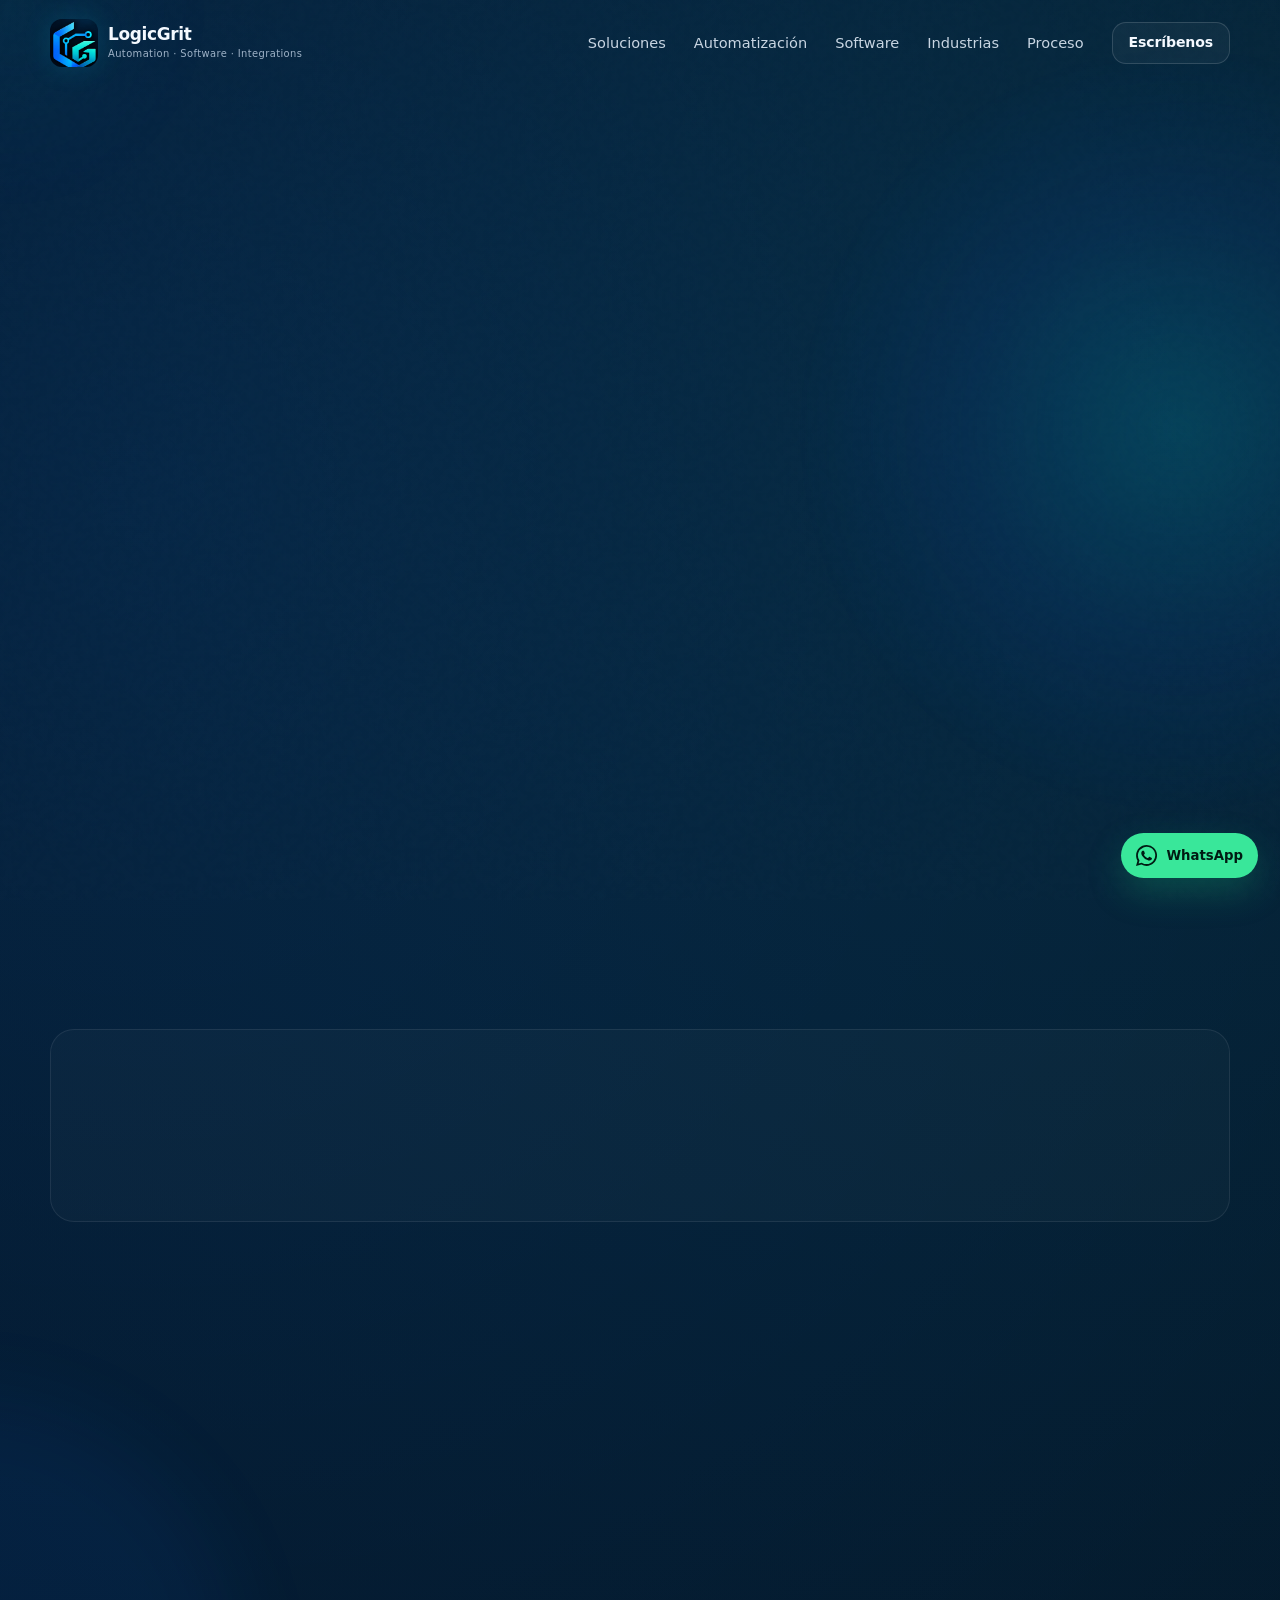
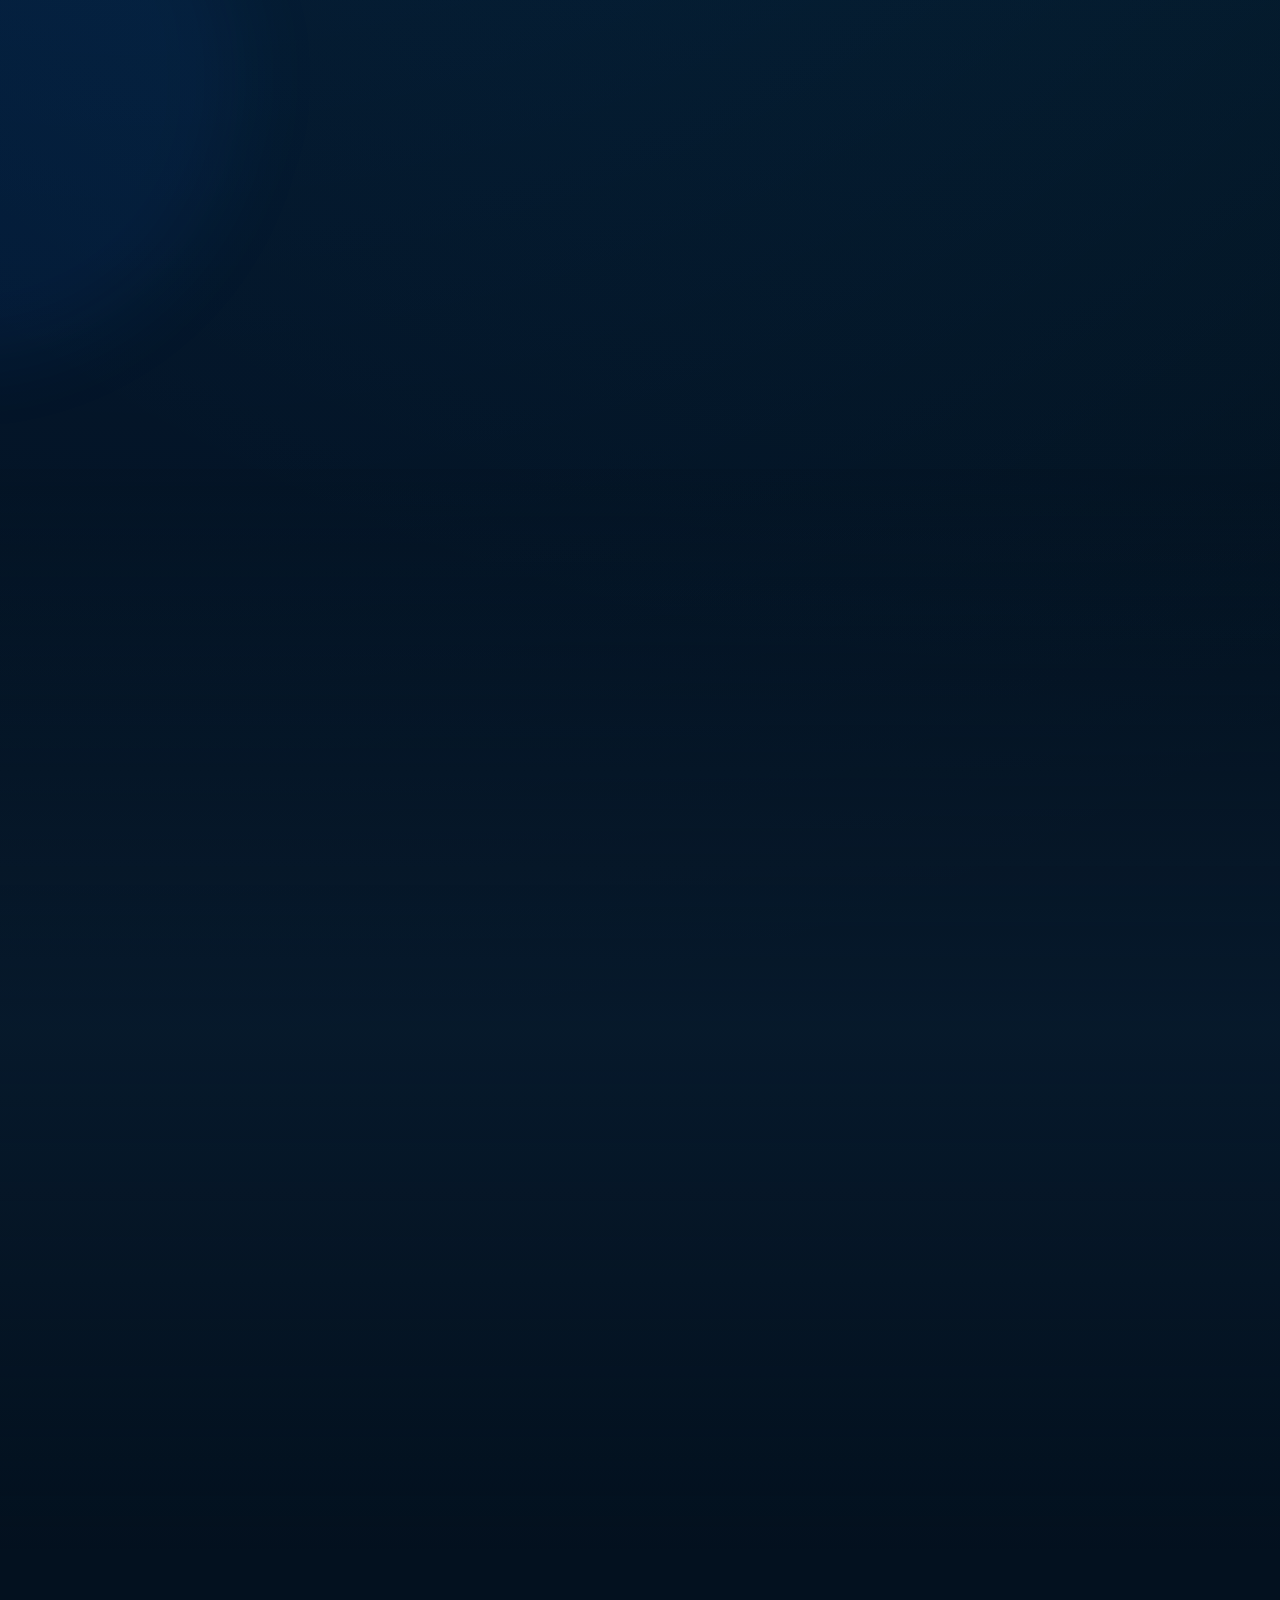
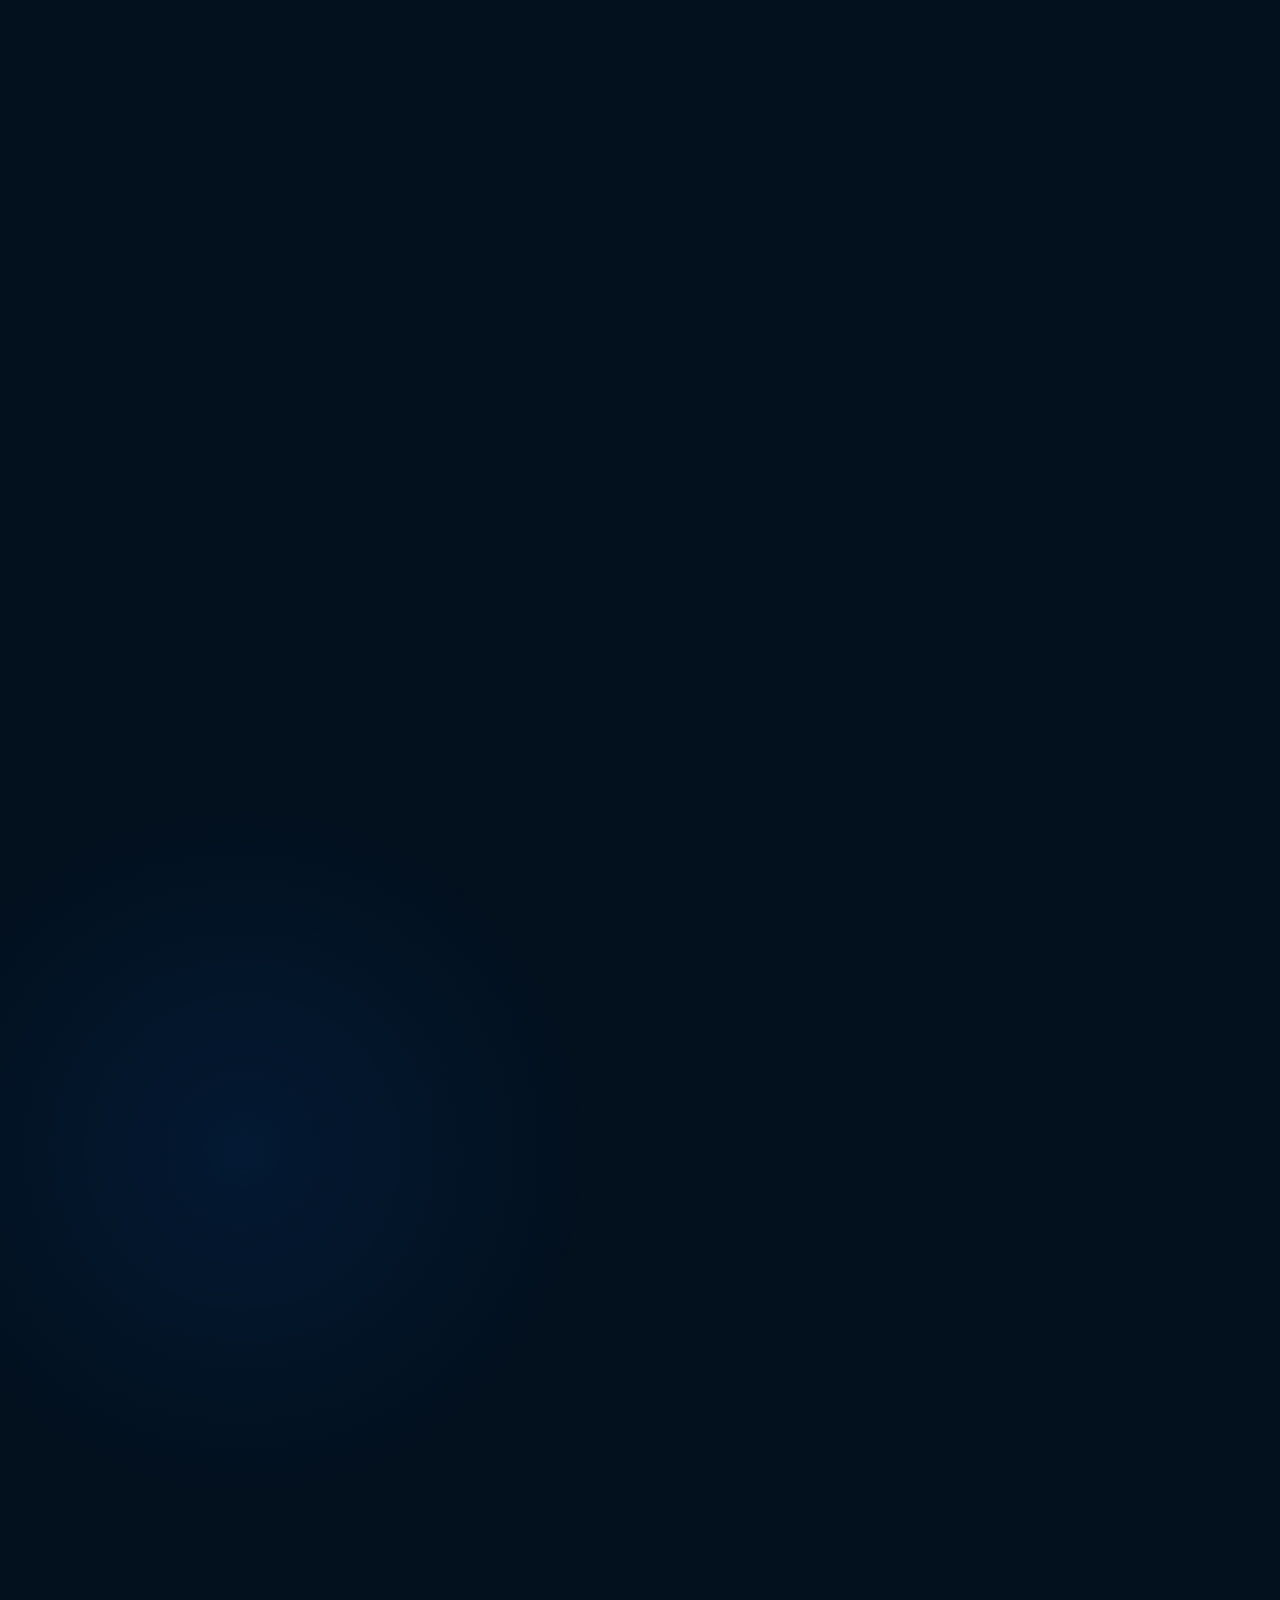
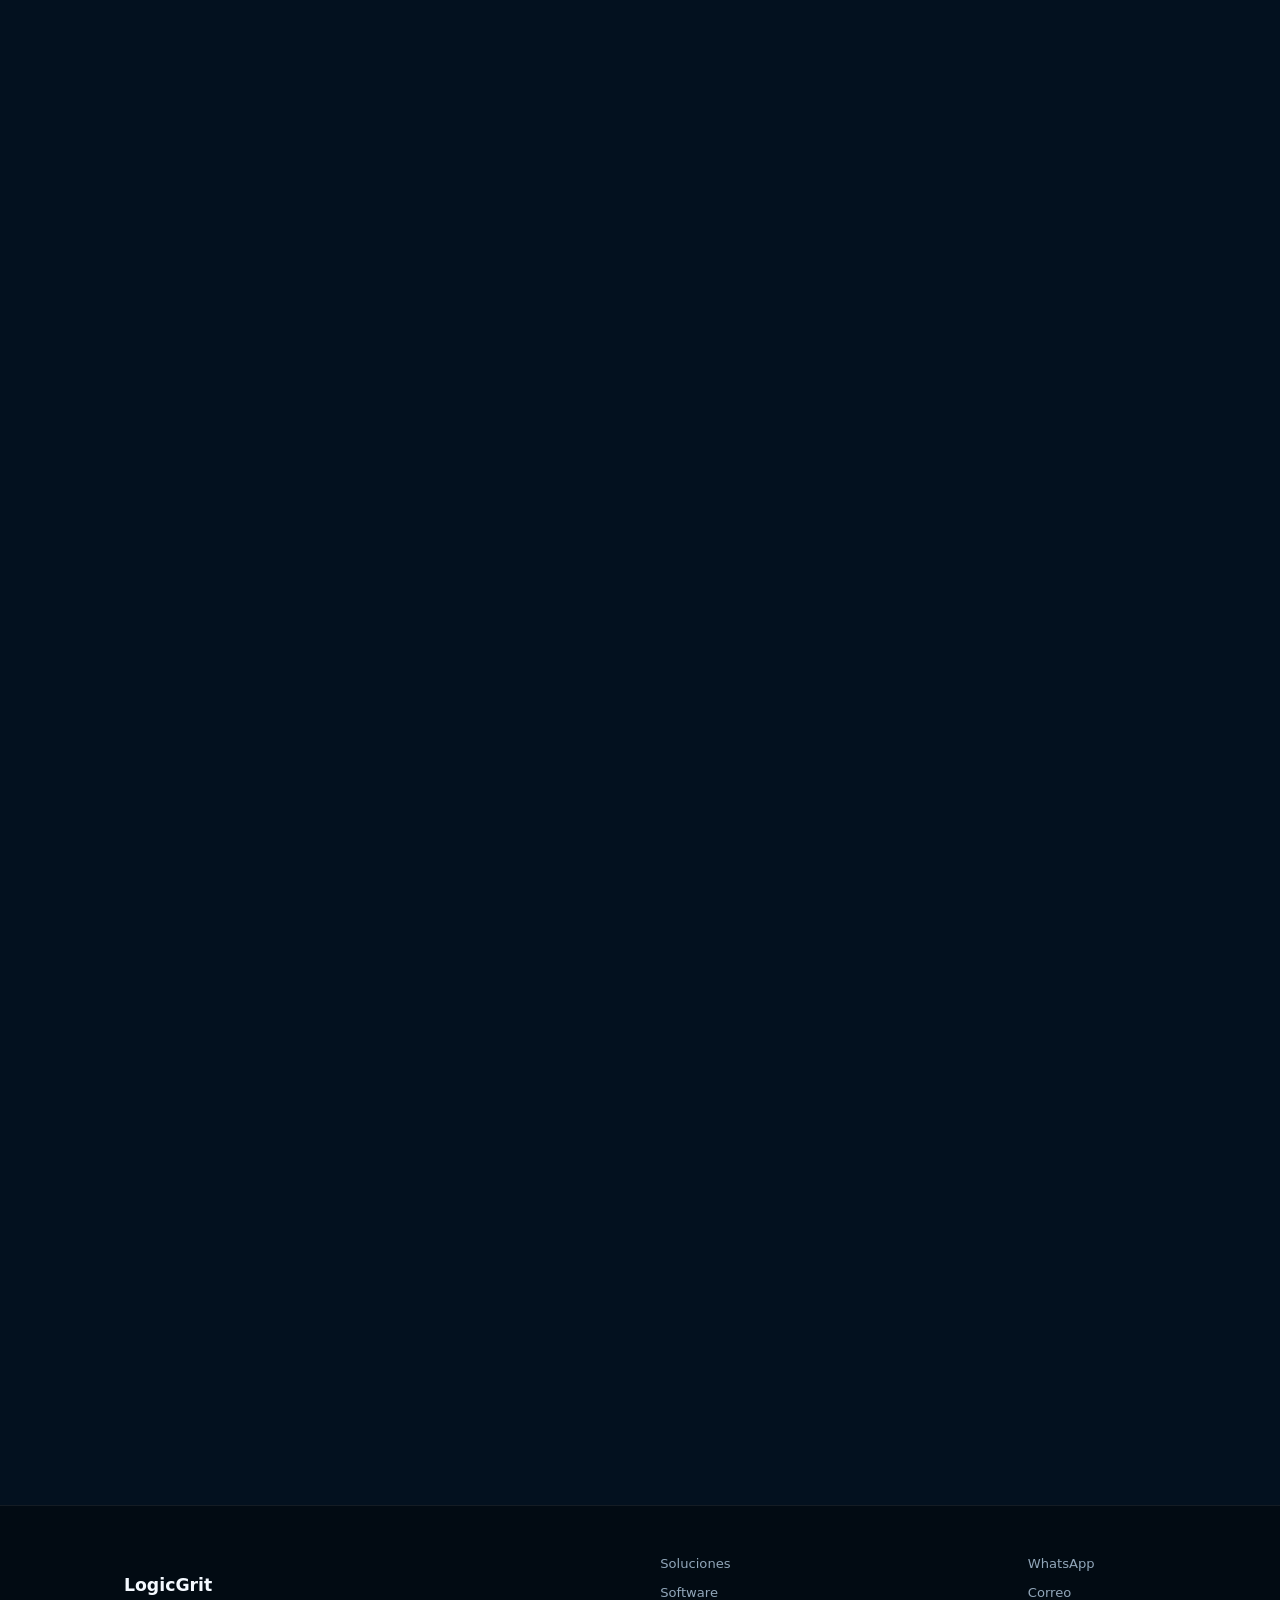
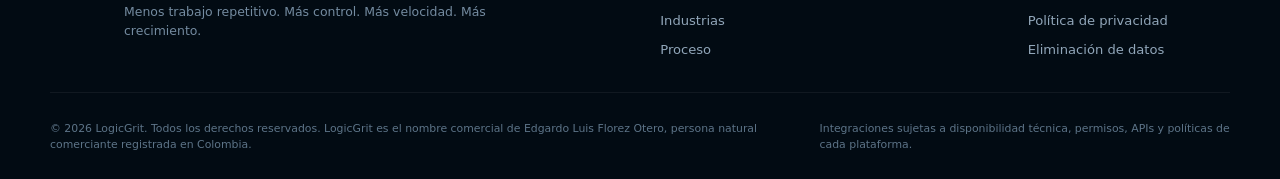
<file: index.html>
<!doctype html>
<html lang="es">
  <head>
    <meta charset="utf-8" />
    <meta name="viewport" content="width=device-width, initial-scale=1" />
    <meta name="theme-color" content="#061626" />
    <meta
      http-equiv="Content-Security-Policy"
      content="default-src 'self'; base-uri 'self'; object-src 'none'; script-src 'self' 'sha256-XSZra5OL+Sz0+ALTyb9nmkrpq6dgUXpASyCM1d6XTPg='; style-src 'self'; img-src 'self' data:; font-src 'self'; connect-src 'self'; form-action 'self' https://wa.me mailto:; upgrade-insecure-requests" />
    <meta
      name="description"
      content="Automatización de procesos, integraciones, inteligencia artificial y desarrollo de software a la medida para empresas en Colombia. Conecta ventas, datos y operaciones con LogicGrit." />
    <meta
      name="keywords"
      content="automatización de procesos, desarrollo de software, software a la medida, inteligencia artificial, integraciones, WhatsApp, CRM, Colombia" />
    <meta name="robots" content="index, follow, max-image-preview:large, max-snippet:-1, max-video-preview:-1" />
    <link rel="canonical" href="https://logicgrit.com/" />
    <meta property="og:locale" content="es_CO" />
    <meta property="og:site_name" content="LogicGrit" />
    <meta property="og:title" content="Automatización y desarrollo de software | LogicGrit" />
    <meta
      property="og:description"
      content="Automatizamos procesos y desarrollamos software a la medida para conectar ventas, datos y operaciones." />
    <meta property="og:type" content="website" />
    <meta property="og:url" content="https://logicgrit.com/" />
    <meta property="og:image" content="https://logicgrit.com/assets/logicgrit-logo.png" />
    <meta property="og:image:alt" content="LogicGrit, automatización y desarrollo de software" />
    <meta name="twitter:card" content="summary_large_image" />
    <meta name="twitter:title" content="Automatización y desarrollo de software | LogicGrit" />
    <meta
      name="twitter:description"
      content="Automatizamos procesos y desarrollamos software a la medida para empresas." />
    <meta name="twitter:image" content="https://logicgrit.com/assets/logicgrit-logo.png" />
    <link rel="icon" href="assets/logicgrit-mark.png" />
    <link rel="stylesheet" href="styles/styles.css" />
    <title>Automatización y desarrollo de software | LogicGrit</title>
    <script type="application/ld+json">
      {
        "@context": "https://schema.org",
        "@graph": [
          {
            "@type": "Organization",
            "@id": "https://logicgrit.com/#organization",
            "name": "LogicGrit",
            "url": "https://logicgrit.com/",
            "logo": "https://logicgrit.com/assets/logicgrit-logo.png",
            "email": "contacto@logicgrit.com",
            "telephone": "+57 310 462 0827",
            "description": "Empresa de automatización de procesos, integraciones, inteligencia artificial y desarrollo de software a la medida en Colombia.",
            "areaServed": { "@type": "Country", "name": "Colombia" },
            "contactPoint": {
              "@type": "ContactPoint",
              "contactType": "sales",
              "telephone": "+57 310 462 0827",
              "email": "contacto@logicgrit.com",
              "availableLanguage": "Spanish"
            },
            "knowsAbout": [
              "Automatización de procesos",
              "Desarrollo de software a la medida",
              "Integraciones de sistemas",
              "Inteligencia artificial",
              "WhatsApp y CRM"
            ]
          },
          {
            "@type": "WebSite",
            "@id": "https://logicgrit.com/#website",
            "url": "https://logicgrit.com/",
            "name": "LogicGrit",
            "inLanguage": "es-CO",
            "publisher": { "@id": "https://logicgrit.com/#organization" }
          },
          {
            "@type": "Service",
            "@id": "https://logicgrit.com/#service",
            "name": "Automatización y desarrollo de software",
            "provider": { "@id": "https://logicgrit.com/#organization" },
            "areaServed": { "@type": "Country", "name": "Colombia" },
            "serviceType": [
              "Automatización de procesos empresariales",
              "Desarrollo de software a la medida",
              "Integraciones de sistemas e inteligencia artificial"
            ]
          }
        ]
      }
    </script>
  </head>
  <body>
    <div class="page-noise" aria-hidden="true"></div>
    <div class="cursor-glow" aria-hidden="true"></div>

    <header class="site-header" id="top">
      <div class="container nav-wrap">
        <a class="brand" href="#top" aria-label="LogicGrit - Inicio">
          <img src="assets/logicgrit-mark.png" alt="Logo de LogicGrit" width="48" height="48" />
          <span class="brand-copy">
            <strong>LogicGrit</strong>
            <small>Automation · Software · Integrations</small>
          </span>
        </a>

        <button
          class="menu-toggle"
          type="button"
          aria-label="Abrir menú"
          aria-expanded="false"
          aria-controls="primary-nav">
          <span></span><span></span><span></span>
        </button>

        <nav class="primary-nav" id="primary-nav" aria-label="Navegación principal">
          <a href="#soluciones">Soluciones</a>
          <a href="#automatizacion">Automatización</a>
          <a href="#software">Software</a>
          <a href="#industrias">Industrias</a>
          <a href="#proceso">Proceso</a>
        </nav>

        <a
          class="btn btn-small btn-outline header-cta"
          href="mailto:contacto@logicgrit.com?subject=Quiero%20automatizar%20mi%20negocio"
          >Escríbenos</a
        >
      </div>
    </header>

    <main>
      <section class="hero section" aria-labelledby="hero-title">
        <div class="container hero-grid">
          <div class="hero-copy reveal">
            <div class="eyebrow"><span class="status-dot"></span> Automatización · Software · Integraciones</div>
            <h1 id="hero-title">Automatiza tu negocio.<br /><span>Escala resultados.</span></h1>
            <p class="hero-lead">
              Conectamos tus canales, datos y herramientas para que tu empresa responda, venda, opere y mida mejor — con
              menos trabajo manual.
            </p>

            <div class="hero-actions">
              <a
                class="btn btn-primary"
                href="https://wa.me/573104620827?text=Hola%20LogicGrit%2C%20quiero%20conocer%20qu%C3%A9%20procesos%20puedo%20automatizar"
                target="_blank"
                rel="noopener">
                <svg viewBox="0 0 24 24" aria-hidden="true">
                  <path
                    d="M20.52 3.48A11.82 11.82 0 0 0 12.07 0C5.47 0 .1 5.37.1 11.97c0 2.11.55 4.17 1.6 5.98L0 24l6.2-1.62a11.96 11.96 0 0 0 5.86 1.49h.01c6.6 0 11.97-5.37 11.97-11.97 0-3.2-1.25-6.2-3.52-8.42ZM12.07 21.85h-.01a9.89 9.89 0 0 1-5.03-1.38l-.36-.21-3.68.96.98-3.59-.23-.37a9.9 9.9 0 1 1 8.33 4.59Zm5.43-7.41c-.3-.15-1.76-.87-2.03-.97-.27-.1-.47-.15-.67.15-.2.3-.77.97-.94 1.17-.17.2-.35.22-.65.07-.3-.15-1.25-.46-2.38-1.47a8.9 8.9 0 0 1-1.65-2.05c-.17-.3-.02-.46.13-.6.13-.13.3-.35.45-.52.15-.17.2-.3.3-.5.1-.2.05-.37-.02-.52-.08-.15-.67-1.61-.92-2.21-.24-.58-.49-.5-.67-.51h-.57c-.2 0-.52.08-.8.37-.27.3-1.04 1.02-1.04 2.49s1.07 2.89 1.22 3.09c.15.2 2.11 3.22 5.11 4.52.71.31 1.27.49 1.71.63.72.23 1.37.2 1.89.12.58-.09 1.76-.72 2.01-1.42.25-.7.25-1.3.17-1.42-.07-.13-.27-.2-.57-.35Z" />
                </svg>
                Hablar por WhatsApp
              </a>
              <a
                class="btn btn-secondary"
                href="mailto:contacto@logicgrit.com?subject=Proyecto%20de%20automatizaci%C3%B3n%20o%20software">
                <svg viewBox="0 0 24 24" aria-hidden="true">
                  <path
                    d="M2 5.5A2.5 2.5 0 0 1 4.5 3h15A2.5 2.5 0 0 1 22 5.5v13a2.5 2.5 0 0 1-2.5 2.5h-15A2.5 2.5 0 0 1 2 18.5v-13Zm2.4-.5 7.6 5.58L19.6 5H4.4Zm15.6 2.07-7.41 5.45a1 1 0 0 1-1.18 0L4 7.07V18.5c0 .28.22.5.5.5h15a.5.5 0 0 0 .5-.5V7.07Z" />
                </svg>
                contacto@logicgrit.com
              </a>
            </div>

            <div class="hero-note">
              <span class="check">✓</span>
              <span>Empieza con un proceso. Diseñamos una solución medible y luego la escalamos.</span>
            </div>
          </div>

          <div
            class="hero-visual reveal"
            aria-label="Visualización de una automatización conectando WhatsApp, CRM, agenda y datos">
            <div class="system-orbit orbit-one"></div>
            <div class="system-orbit orbit-two"></div>
            <div class="system-core">
              <img src="assets/logicgrit-mark.png" alt="" width="92" height="92" />
              <span>Sistema activo</span>
            </div>

            <div class="floating-node node-whatsapp">
              <span class="node-icon">W</span>
              <div><small>Entrada</small><strong>WhatsApp</strong></div>
            </div>
            <div class="floating-node node-ai">
              <span class="node-icon">AI</span>
              <div><small>Decisión</small><strong>Reglas + IA</strong></div>
            </div>
            <div class="floating-node node-crm">
              <span class="node-icon">C</span>
              <div><small>Registro</small><strong>CRM / Datos</strong></div>
            </div>
            <div class="floating-node node-calendar">
              <span class="node-icon">24</span>
              <div><small>Acción</small><strong>Agenda</strong></div>
            </div>
          </div>
        </div>

        <div class="container integration-strip reveal" aria-label="Tecnologías que podemos conectar">
          <span>WhatsApp</span><i></i><span>CRM</span><i></i><span>Google Workspace</span><i></i><span>ERP</span><i></i
          ><span>APIs</span><i></i><span>Dashboards</span><i></i><span>IA</span>
        </div>
      </section>

      <section class="stats section-tight" aria-label="Indicadores de capacidad">
        <div class="container stat-grid">
          <article class="stat-card reveal">
            <div class="stat-number"><span class="counter" data-target="24">0</span><span>/7</span></div>
            <p>Flujos capaces de operar y responder sin depender del horario del equipo.</p>
          </article>
          <article class="stat-card reveal">
            <div class="stat-number"><span class="counter" data-target="6">0</span><span>+</span></div>
            <p>Áreas empresariales que puedes conectar: ventas, cartera, compras, logística y más.</p>
          </article>
          <article class="stat-card reveal">
            <div class="stat-number"><span class="counter" data-target="5">0</span></div>
            <p>Etapas de implementación: diagnóstico, priorización, diseño, implementación y medición.</p>
          </article>
          <article class="stat-card reveal">
            <div class="stat-number"><span class="counter" data-target="1">0</span><span>×</span></div>
            <p>El dato entra una sola vez; el sistema lo mueve, valida y registra donde corresponde.</p>
          </article>
        </div>
      </section>

      <section class="section problem-section" id="automatizacion">
        <div class="container two-col align-center">
          <div class="section-copy reveal">
            <span class="section-kicker">Automatización</span>
            <h2>No es un bot.<br /><span>Es un sistema que trabaja.</span></h2>
            <p>
              Automatizar es convertir un proceso repetitivo en un flujo que detecta eventos, toma decisiones bajo
              reglas, ejecuta acciones y deja trazabilidad.
            </p>
            <p class="muted">
              La meta no es llenar tu empresa de herramientas. Es lograr que las herramientas que ya usas trabajen
              juntas.
            </p>
            <a class="text-link" href="#flujo">Ver un flujo conectado <span>→</span></a>
          </div>

          <div class="steps-stack reveal">
            <article class="step-card active">
              <span>01</span>
              <div>
                <h3>Detecta</h3>
                <p>Mensaje, formulario, venta, pago, correo o cambio de estado.</p>
              </div>
            </article>
            <article class="step-card">
              <span>02</span>
              <div>
                <h3>Decide</h3>
                <p>Consulta datos, aplica reglas, valida condiciones y puede apoyarse en IA.</p>
              </div>
            </article>
            <article class="step-card">
              <span>03</span>
              <div>
                <h3>Ejecuta</h3>
                <p>Responde, agenda, actualiza sistemas, crea documentos o notifica.</p>
              </div>
            </article>
            <article class="step-card">
              <span>04</span>
              <div>
                <h3>Mide</h3>
                <p>Registra lo ocurrido, genera reportes y escala excepciones a una persona.</p>
              </div>
            </article>
          </div>
        </div>
      </section>

      <section class="section section-dark" id="soluciones">
        <div class="container">
          <div class="section-heading center reveal">
            <span class="section-kicker">Capacidad operativa</span>
            <h2>Una automatización puede hacer mucho más que <span>responder mensajes.</span></h2>
            <p>
              Diseñamos agentes y flujos que interpretan solicitudes, consultan información, siguen reglas y ejecutan
              acciones en tus herramientas.
            </p>
          </div>

          <div class="feature-grid">
            <article class="feature-card reveal">
              <div class="feature-icon">01</div>
              <h3>Captar y calificar</h3>
              <p>
                Responde canales, identifica intención, solicita datos, clasifica prospectos y crea el registro
                comercial.
              </p>
            </article>
            <article class="feature-card reveal">
              <div class="feature-icon">02</div>
              <h3>Agendar y gestionar</h3>
              <p>Consulta calendarios, propone horarios, agenda, confirma, reprograma y envía recordatorios.</p>
            </article>
            <article class="feature-card reveal">
              <div class="feature-icon">03</div>
              <h3>Seguir y vender</h3>
              <p>Activa seguimientos, prepara información, mueve oportunidades por etapas y evita leads olvidados.</p>
            </article>
            <article class="feature-card reveal">
              <div class="feature-icon">04</div>
              <h3>Generar documentos</h3>
              <p>Crea cotizaciones, propuestas, contratos, órdenes, reportes y archivos desde los datos del proceso.</p>
            </article>
            <article class="feature-card reveal">
              <div class="feature-icon">05</div>
              <h3>Operar sistemas</h3>
              <p>
                Actualiza CRM, hojas, bases de datos, ERP, ecommerce, tickets, tareas y paneles sin duplicar trabajo.
              </p>
            </article>
            <article class="feature-card reveal">
              <div class="feature-icon">06</div>
              <h3>Escalar a personas</h3>
              <p>
                Detecta excepciones o decisiones sensibles y entrega al equipo el contexto completo para intervenir.
              </p>
            </article>
          </div>
        </div>
      </section>

      <section class="section workflow-section" id="flujo">
        <div class="container">
          <div class="section-heading reveal">
            <span class="section-kicker">De conversación a resultado</span>
            <h2>Un proceso conectado,<br /><span>sin perder el hilo.</span></h2>
            <p>
              Unimos entradas, decisiones, sistemas y resultados para que cada oportunidad avance con contexto y
              trazabilidad.
            </p>
          </div>

          <div class="workflow-board reveal">
            <div class="workflow-column">
              <small>Entrada</small>
              <div class="flow-chip">WhatsApp</div>
              <div class="flow-chip">Web / Formularios</div>
              <div class="flow-chip">Instagram / Email</div>
            </div>
            <div class="flow-arrow"><span>→</span></div>
            <div class="workflow-column emphasis">
              <small>Orquestación</small>
              <div class="flow-chip">Clasificar intención</div>
              <div class="flow-chip">Decidir · Reglas + IA</div>
              <div class="flow-chip">Ejecutar siguiente acción</div>
            </div>
            <div class="flow-arrow"><span>→</span></div>
            <div class="workflow-column">
              <small>Sistemas</small>
              <div class="flow-chip">CRM / ERP</div>
              <div class="flow-chip">Calendario / Docs</div>
              <div class="flow-chip">Datos / APIs</div>
            </div>
            <div class="flow-arrow"><span>→</span></div>
            <div class="workflow-column result">
              <small>Resultado</small>
              <div class="flow-chip">Respuesta rápida</div>
              <div class="flow-chip">Seguimiento constante</div>
              <div class="flow-chip">Visibilidad real</div>
            </div>
          </div>
        </div>
      </section>

      <section class="section software-section" id="software">
        <div class="container software-grid">
          <div class="software-visual reveal">
            <div class="code-window glass-panel">
              <div class="code-top"><i></i><i></i><i></i><span>logicgrit-flow.js</span></div>
              <pre><code><span class="c-purple">const</span> <span class="c-blue">workflow</span> = <span class="c-purple">async</span> (lead) =&gt; {
  <span class="c-purple">const</span> context = <span class="c-purple">await</span> CRM.<span class="c-blue">find</span>(lead);
  <span class="c-purple">const</span> intent = AI.<span class="c-blue">classify</span>(context);

  <span class="c-purple">if</span> (intent === <span class="c-green">'ready'</span>) {
    <span class="c-purple">await</span> Calendar.<span class="c-blue">book</span>(lead);
    <span class="c-purple">await</span> CRM.<span class="c-blue">update</span>(lead, <span class="c-green">'scheduled'</span>);
  }

  <span class="c-purple">return</span> Dashboard.<span class="c-blue">measure</span>();
};</code></pre>
              <div class="code-status"><span>●</span> flujo ejecutado correctamente</div>
            </div>
          </div>

          <div class="section-copy reveal">
            <span class="section-kicker">Software a la medida</span>
            <h2>Cuando el sistema actual no alcanza, <span>lo construimos.</span></h2>
            <p>
              La automatización conecta herramientas existentes. El desarrollo de software resuelve los vacíos que una
              plataforma estándar no cubre.
            </p>
            <div class="software-list">
              <div><b>Dashboards</b><span>Ventas, operaciones, SLA y resultados.</span></div>
              <div><b>Portales</b><span>Áreas para clientes, proveedores o equipos internos.</span></div>
              <div><b>Apps internas</b><span>Procesos, aprobaciones y back office.</span></div>
              <div><b>APIs e integraciones</b><span>Conexiones entre sistemas que hoy no se comunican.</span></div>
              <div><b>Módulos comerciales</b><span>CRM, cotización, seguimiento y documentos.</span></div>
              <div><b>Datos y control</b><span>Centralización, reglas, auditoría y reportes.</span></div>
            </div>
          </div>
        </div>
      </section>

      <section class="section industries-section" id="industrias">
        <div class="container">
          <div class="section-heading center reveal">
            <span class="section-kicker">Casos de uso</span>
            <h2>Tu proceso real primero.<br /><span>La tecnología después.</span></h2>
            <p>
              No necesitas automatizar todo de una vez. Un proceso bien elegido puede liberar capacidad y proteger
              oportunidades.
            </p>
          </div>

          <div class="industry-tabs reveal" role="tablist" aria-label="Industrias">
            <button class="industry-tab active" data-tab="clinicas" role="tab" aria-selected="true">Clínicas</button>
            <button class="industry-tab" data-tab="inmobiliarias" role="tab" aria-selected="false">
              Inmobiliarias
            </button>
            <button class="industry-tab" data-tab="servicios" role="tab" aria-selected="false">Servicios</button>
            <button class="industry-tab" data-tab="retail" role="tab" aria-selected="false">E-commerce</button>
            <button class="industry-tab" data-tab="b2b" role="tab" aria-selected="false">Ventas B2B</button>
            <button class="industry-tab" data-tab="operaciones" role="tab" aria-selected="false">Operaciones</button>
          </div>

          <div class="industry-panel reveal" id="industry-panel">
            <div>
              <span class="panel-label">Flujo sugerido</span>
              <h3 id="industry-title">Clínicas y consultorios</h3>
              <p id="industry-desc">
                WhatsApp → identifica servicio → agenda → confirma → recuerda → seguimiento postconsulta → registro.
              </p>
            </div>
            <div class="panel-benefit">
              <span>Beneficio</span>
              <strong id="industry-benefit">Menos coordinación manual y mejor continuidad para el paciente.</strong>
            </div>
          </div>
        </div>
      </section>

      <section class="section process-section" id="proceso">
        <div class="container two-col process-grid">
          <div class="section-copy sticky-copy reveal">
            <span class="section-kicker">De idea a operación</span>
            <h2>Automatizar bien es <span>diseñar, probar, medir y escalar.</span></h2>
            <p>
              No automatizamos por automatizar. Priorizamos procesos con impacto claro, diseñamos controles y dejamos
              visibilidad para que tu equipo mantenga el control.
            </p>
            <a
              class="btn btn-primary"
              href="https://wa.me/573104620827?text=Hola%20LogicGrit%2C%20quiero%20agendar%20un%20diagn%C3%B3stico%20de%20automatizaci%C3%B3n"
              target="_blank"
              rel="noopener"
              >Quiero un diagnóstico</a
            >
          </div>

          <div class="timeline reveal">
            <article>
              <span>01</span>
              <div>
                <h3>Diagnóstico</h3>
                <p>Mapeamos el proceso, herramientas, cuellos de botella y objetivos.</p>
              </div>
            </article>
            <article>
              <span>02</span>
              <div>
                <h3>Priorización</h3>
                <p>Elegimos el flujo con mejor relación entre impacto y esfuerzo.</p>
              </div>
            </article>
            <article>
              <span>03</span>
              <div>
                <h3>Diseño</h3>
                <p>Definimos reglas, datos, excepciones, permisos y escalamiento humano.</p>
              </div>
            </article>
            <article>
              <span>04</span>
              <div>
                <h3>Implementación</h3>
                <p>Integramos, probamos escenarios, documentamos y lanzamos un piloto.</p>
              </div>
            </article>
            <article>
              <span>05</span>
              <div>
                <h3>Medición</h3>
                <p>Observamos resultados, corregimos y escalamos a otros procesos.</p>
              </div>
            </article>
          </div>
        </div>
      </section>

      <section class="section kpi-section">
        <div class="container">
          <div class="kpi-shell reveal">
            <div>
              <span class="section-kicker">Lo que sí importa</span>
              <h2>Resultados visibles,<br /><span>no “automatizaciones bonitas”.</span></h2>
            </div>
            <div class="kpi-tags">
              <span>Tiempo de respuesta</span><span>Leads contactados</span><span>Citas / reuniones</span
              ><span>Seguimientos</span><span>Conversión por etapa</span><span>Tiempo de ciclo</span
              ><span>Tareas manuales</span><span>Errores / retrabajo</span><span>SLA</span><span>Visibilidad</span>
            </div>
          </div>
        </div>
      </section>

      <section class="section faq-section">
        <div class="container faq-grid">
          <div class="section-copy reveal">
            <span class="section-kicker">Preguntas frecuentes</span>
            <h2>Antes de empezar,<br /><span>aclaramos lo importante.</span></h2>
          </div>
          <div class="accordion reveal">
            <article class="faq-item open">
              <button type="button" aria-expanded="true">
                <span>¿Tengo que cambiar todas mis herramientas?</span><b>+</b>
              </button>
              <div class="faq-answer">
                <p>
                  No. Primero evaluamos lo que ya utilizas y conectamos lo que tenga sentido. Si existe un vacío real,
                  desarrollamos la pieza que falta.
                </p>
              </div>
            </article>
            <article class="faq-item">
              <button type="button" aria-expanded="false">
                <span>¿La automatización reemplaza a mi equipo?</span><b>+</b>
              </button>
              <div class="faq-answer">
                <p>
                  La automatización se enfoca en tareas repetitivas y en mover información. Las decisiones sensibles,
                  excepciones y conversaciones de alto valor pueden escalarse a una persona.
                </p>
              </div>
            </article>
            <article class="faq-item">
              <button type="button" aria-expanded="false">
                <span>¿Pueden integrar WhatsApp, CRM, calendarios o ERP?</span><b>+</b>
              </button>
              <div class="faq-answer">
                <p>
                  Sí, cuando las APIs, permisos y políticas del proveedor lo permiten. También podemos usar webhooks o
                  desarrollar integraciones específicas.
                </p>
              </div>
            </article>
            <article class="faq-item">
              <button type="button" aria-expanded="false"><span>¿Por dónde conviene empezar?</span><b>+</b></button>
              <div class="faq-answer">
                <p>
                  Por un proceso que hoy consuma tiempo, genere errores, retrase decisiones o dependa demasiado de
                  seguimiento manual. Lo convertimos en un flujo claro, medible y escalable.
                </p>
              </div>
            </article>
          </div>
        </div>
      </section>

      <section class="section final-cta">
        <div class="container">
          <div class="cta-card reveal">
            <div class="cta-light"></div>
            <div class="cta-copy">
              <span class="section-kicker">Próximo paso</span>
              <h2>Cuéntanos qué proceso quieres <span>mejorar.</span></h2>
              <p>
                En una conversación podemos detectar oportunidades en ventas, inventario, cartera, compras, atención,
                documentos, reportes e integraciones.
              </p>
            </div>
            <div class="cta-actions">
              <a
                class="btn btn-primary"
                href="https://wa.me/573104620827?text=Hola%20LogicGrit%2C%20quiero%20revisar%20un%20proceso%20de%20mi%20empresa"
                target="_blank"
                rel="noopener"
                aria-label="Hablar con LogicGrit por WhatsApp">
                <svg viewBox="0 0 24 24" aria-hidden="true">
                  <path
                    d="M20.52 3.48A11.82 11.82 0 0 0 12.07 0C5.47 0 .1 5.37.1 11.97c0 2.11.55 4.17 1.6 5.98L0 24l6.2-1.62a11.96 11.96 0 0 0 5.86 1.49h.01c6.6 0 11.97-5.37 11.97-11.97 0-3.2-1.25-6.2-3.52-8.42ZM12.07 21.85h-.01a9.89 9.89 0 0 1-5.03-1.38l-.36-.21-3.68.96.98-3.59-.23-.37a9.9 9.9 0 1 1 8.33 4.59Zm5.43-7.41c-.3-.15-1.76-.87-2.03-.97-.27-.1-.47-.15-.67.15-.2.3-.77.97-.94 1.17-.17.2-.35.22-.65.07-.3-.15-1.25-.46-2.38-1.47a8.9 8.9 0 0 1-1.65-2.05c-.17-.3-.02-.46.13-.6.13-.13.3-.35.45-.52.15-.17.2-.3.3-.5.1-.2.05-.37-.02-.52-.08-.15-.67-1.61-.92-2.21-.24-.58-.49-.5-.67-.51h-.57c-.2 0-.52.08-.8.37-.27.3-1.04 1.02-1.04 2.49s1.07 2.89 1.22 3.09c.15.2 2.11 3.22 5.11 4.52.71.31 1.27.49 1.71.63.72.23 1.37.2 1.89.12.58-.09 1.76-.72 2.01-1.42.25-.7.25-1.3.17-1.42-.07-.13-.27-.2-.57-.35Z" />
                </svg>
                WhatsApp
              </a>
              <a class="btn btn-secondary" href="mailto:contacto@logicgrit.com?subject=Quiero%20revisar%20un%20proceso"
                >contacto@logicgrit.com</a
              >
            </div>
          </div>
        </div>
      </section>
    </main>

    <footer class="site-footer">
      <div class="container footer-grid">
        <div class="footer-brand">
          <img src="assets/logicgrit-logo.png" alt="LogicGrit" width="60" height="60" loading="lazy" />
          <div>
            <strong>LogicGrit</strong>
            <p>Menos trabajo repetitivo. Más control. Más velocidad. Más crecimiento.</p>
          </div>
        </div>
        <div class="footer-links">
          <a href="#soluciones">Soluciones</a><a href="#software">Software</a><a href="#industrias">Industrias</a
          ><a href="#proceso">Proceso</a>
        </div>
        <div class="footer-contact">
          <a href="https://wa.me/573104620827" target="_blank" rel="noopener">WhatsApp</a>
          <a href="mailto:contacto@logicgrit.com">Correo</a>
          <a href="/politica-de-privacidad/">Política de privacidad</a>
          <a href="/eliminacion-de-datos/">Eliminación de datos</a>
        </div>
      </div>
      <div class="container footer-bottom">
        <span>© <span id="year"></span> LogicGrit. Todos los derechos reservados. LogicGrit es el nombre comercial de Edgardo Luis Florez Otero, persona natural comerciante registrada en Colombia.</span>
        <span>Integraciones sujetas a disponibilidad técnica, permisos, APIs y políticas de cada plataforma.</span>
      </div>
    </footer>

    <a
      class="floating-whatsapp"
      href="https://wa.me/573104620827?text=Hola%20LogicGrit%2C%20quiero%20informaci%C3%B3n"
      target="_blank"
      rel="noopener"
      aria-label="Hablar con LogicGrit por WhatsApp">
      <svg viewBox="0 0 24 24" aria-hidden="true">
        <path
          d="M20.52 3.48A11.82 11.82 0 0 0 12.07 0C5.47 0 .1 5.37.1 11.97c0 2.11.55 4.17 1.6 5.98L0 24l6.2-1.62a11.96 11.96 0 0 0 5.86 1.49h.01c6.6 0 11.97-5.37 11.97-11.97 0-3.2-1.25-6.2-3.52-8.42ZM12.07 21.85h-.01a9.89 9.89 0 0 1-5.03-1.38l-.36-.21-3.68.96.98-3.59-.23-.37a9.9 9.9 0 1 1 8.33 4.59Zm5.43-7.41c-.3-.15-1.76-.87-2.03-.97-.27-.1-.47-.15-.67.15-.2.3-.77.97-.94 1.17-.17.2-.35.22-.65.07-.3-.15-1.25-.46-2.38-1.47a8.9 8.9 0 0 1-1.65-2.05c-.17-.3-.02-.46.13-.6.13-.13.3-.35.45-.52.15-.17.2-.3.3-.5.1-.2.05-.37-.02-.52-.08-.15-.67-1.61-.92-2.21-.24-.58-.49-.5-.67-.51h-.57c-.2 0-.52.08-.8.37-.27.3-1.04 1.02-1.04 2.49s1.07 2.89 1.22 3.09c.15.2 2.11 3.22 5.11 4.52.71.31 1.27.49 1.71.63.72.23 1.37.2 1.89.12.58-.09 1.76-.72 2.01-1.42.25-.7.25-1.3.17-1.42-.07-.13-.27-.2-.57-.35Z" />
      </svg>
      <span>WhatsApp</span>
    </a>

    <script src="scripts/main.js" defer></script>
  </body>
</html>
</file>
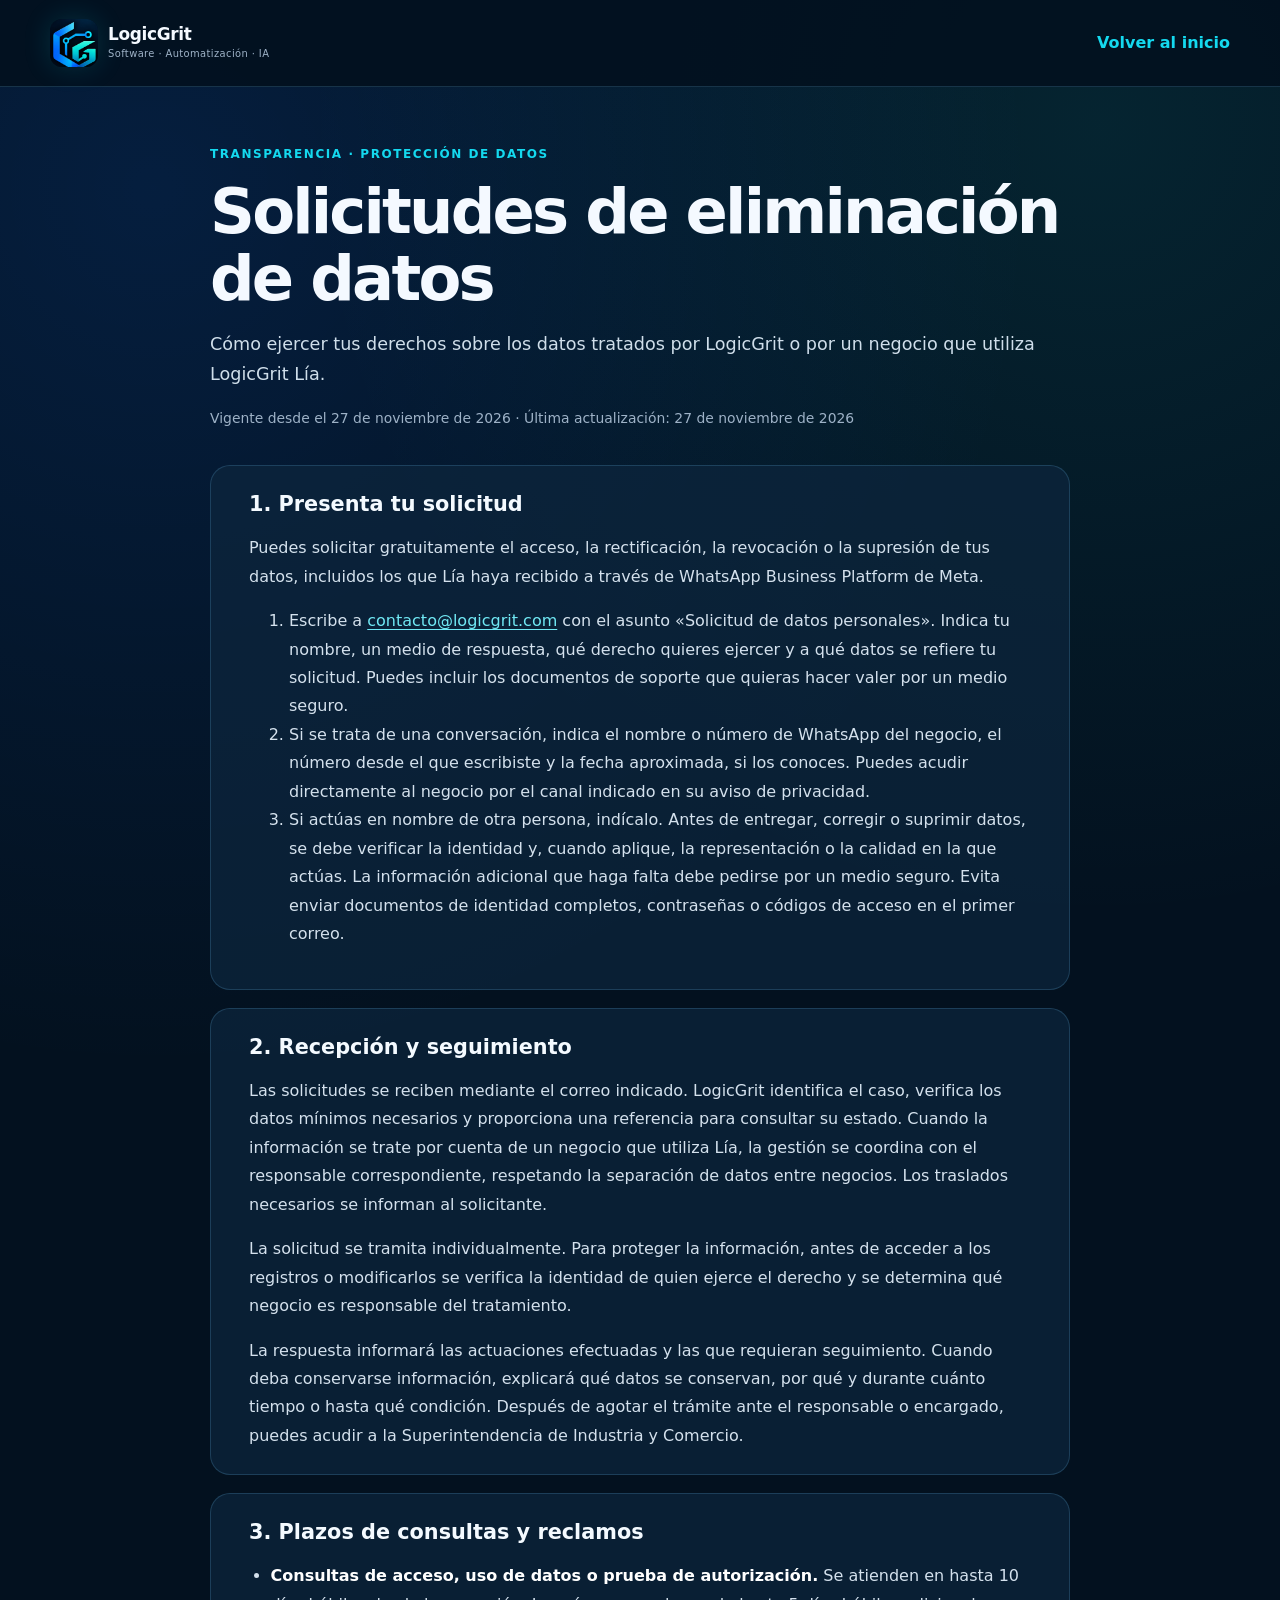
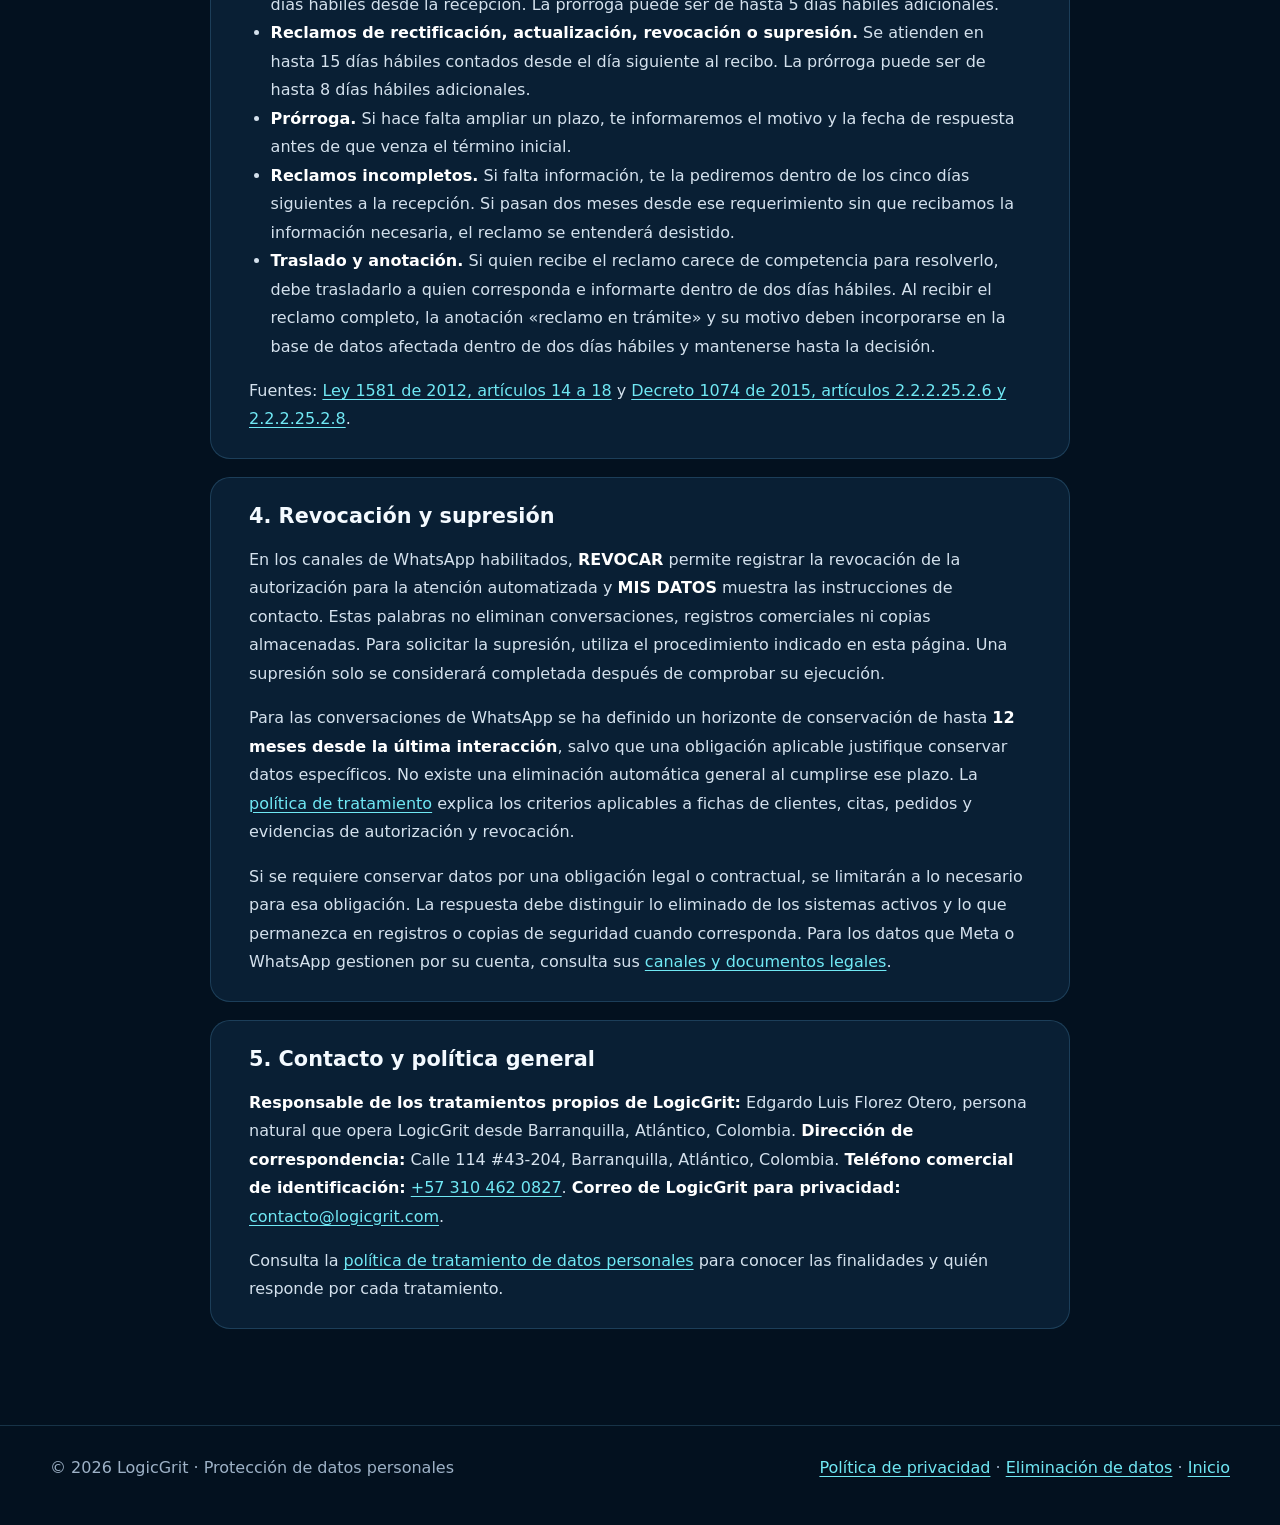
<file: eliminacion-de-datos/index.html>
<!doctype html>
<html lang="es">
<head>
<meta charset="utf-8">
<meta name="viewport" content="width=device-width, initial-scale=1">
<meta name="theme-color" content="#061626">

<meta name="description" content="Cómo ejercer tus derechos sobre los datos tratados por LogicGrit o por un negocio que utiliza LogicGrit Lía.">
<link rel="canonical" href="https://logicgrit.com/eliminacion-de-datos/">
<link rel="icon" href="/assets/logicgrit-mark.png">
<link rel="stylesheet" href="/styles/styles.css">
<link rel="stylesheet" href="/styles/legal.css">
<title>Solicitudes de eliminación de datos | LogicGrit</title>
</head>
<body>
<a href="#contenido" class="skip-link">Saltar al contenido</a>
<header class="site-header legal-header"><div class="container nav-wrap">
<a class="brand" href="/" aria-label="LogicGrit, ir al inicio"><img src="/assets/logicgrit-mark.png" alt="" width="48" height="48"><span class="brand-copy"><strong>LogicGrit</strong><small>Software · Automatización · IA</small></span></a>
<a class="back-link" href="/">Volver al inicio</a>
</div></header>
<main id="contenido" class="container legal-main">
<div class="legal-hero"><div class="legal-kicker">Transparencia · Protección de datos</div>
<h1>Solicitudes de eliminación de datos</h1><p class="lead">Cómo ejercer tus derechos sobre los datos tratados por LogicGrit o por un negocio que utiliza LogicGrit Lía.</p>
<p class="legal-meta">Vigente desde el 27 de noviembre de 2026 · Última actualización: 27 de noviembre de 2026</p></div>

<article class="legal-article">
<section class="legal-section" id="solicitud">
<h2>1. Presenta tu solicitud</h2>
<p>Puedes solicitar gratuitamente el acceso, la rectificación, la revocación o la supresión de tus datos, incluidos los que Lía haya recibido a través de WhatsApp Business Platform de Meta.</p>
<ol>
<li>Escribe a <a href="mailto:contacto@logicgrit.com?subject=Solicitud%20de%20datos%20personales">contacto@logicgrit.com</a> con el asunto «Solicitud de datos personales». Indica tu nombre, un medio de respuesta, qué derecho quieres ejercer y a qué datos se refiere tu solicitud. Puedes incluir los documentos de soporte que quieras hacer valer por un medio seguro.</li>
<li>Si se trata de una conversación, indica el nombre o número de WhatsApp del negocio, el número desde el que escribiste y la fecha aproximada, si los conoces. Puedes acudir directamente al negocio por el canal indicado en su aviso de privacidad.</li>
<li>Si actúas en nombre de otra persona, indícalo. Antes de entregar, corregir o suprimir datos, se debe verificar la identidad y, cuando aplique, la representación o la calidad en la que actúas. La información adicional que haga falta debe pedirse por un medio seguro. Evita enviar documentos de identidad completos, contraseñas o códigos de acceso en el primer correo.</li>
</ol>
</section>
<section class="legal-section" id="seguimiento">
<h2>2. Recepción y seguimiento</h2>
<p>Las solicitudes se reciben mediante el correo indicado. LogicGrit identifica el caso, verifica los datos mínimos necesarios y proporciona una referencia para consultar su estado. Cuando la información se trate por cuenta de un negocio que utiliza Lía, la gestión se coordina con el responsable correspondiente, respetando la separación de datos entre negocios. Los traslados necesarios se informan al solicitante.</p>
<p>La solicitud se tramita individualmente. Para proteger la información, antes de acceder a los registros o modificarlos se verifica la identidad de quien ejerce el derecho y se determina qué negocio es responsable del tratamiento.</p>
<p>La respuesta informará las actuaciones efectuadas y las que requieran seguimiento. Cuando deba conservarse información, explicará qué datos se conservan, por qué y durante cuánto tiempo o hasta qué condición. Después de agotar el trámite ante el responsable o encargado, puedes acudir a la Superintendencia de Industria y Comercio.</p>
</section>
<section class="legal-section" id="plazos">
<h2>3. Plazos de consultas y reclamos</h2>
<ul>
<li><strong>Consultas de acceso, uso de datos o prueba de autorización.</strong> Se atienden en hasta 10 días hábiles desde la recepción. La prórroga puede ser de hasta 5 días hábiles adicionales.</li>
<li><strong>Reclamos de rectificación, actualización, revocación o supresión.</strong> Se atienden en hasta 15 días hábiles contados desde el día siguiente al recibo. La prórroga puede ser de hasta 8 días hábiles adicionales.</li>
<li><strong>Prórroga.</strong> Si hace falta ampliar un plazo, te informaremos el motivo y la fecha de respuesta antes de que venza el término inicial.</li>
<li><strong>Reclamos incompletos.</strong> Si falta información, te la pediremos dentro de los cinco días siguientes a la recepción. Si pasan dos meses desde ese requerimiento sin que recibamos la información necesaria, el reclamo se entenderá desistido.</li>
<li><strong>Traslado y anotación.</strong> Si quien recibe el reclamo carece de competencia para resolverlo, debe trasladarlo a quien corresponda e informarte dentro de dos días hábiles. Al recibir el reclamo completo, la anotación «reclamo en trámite» y su motivo deben incorporarse en la base de datos afectada dentro de dos días hábiles y mantenerse hasta la decisión.</li>
</ul>
<p>Fuentes: <a href="https://jurinfo.jep.gov.co/Normograma/compilacion/docs/ley_1581_2012.htm">Ley 1581 de 2012, artículos 14 a 18</a> y <a href="https://cancilleria.gov.co/sites/default/files/Normograma/docs/decreto_1074_2015_pr025.htm">Decreto 1074 de 2015, artículos 2.2.2.25.2.6 y 2.2.2.25.2.8</a>.</p>
</section>
<section class="legal-section" id="alcance">
<h2>4. Revocación y supresión</h2>
<p>En los canales de WhatsApp habilitados, <strong>REVOCAR</strong> permite registrar la revocación de la autorización para la atención automatizada y <strong>MIS DATOS</strong> muestra las instrucciones de contacto. Estas palabras no eliminan conversaciones, registros comerciales ni copias almacenadas. Para solicitar la supresión, utiliza el procedimiento indicado en esta página. Una supresión solo se considerará completada después de comprobar su ejecución.</p>
<p>Para las conversaciones de WhatsApp se ha definido un horizonte de conservación de hasta <strong>12 meses desde la última interacción</strong>, salvo que una obligación aplicable justifique conservar datos específicos. No existe una eliminación automática general al cumplirse ese plazo. La <a href="/politica-de-privacidad/#seccion-10">política de tratamiento</a> explica los criterios aplicables a fichas de clientes, citas, pedidos y evidencias de autorización y revocación.</p>
<p>Si se requiere conservar datos por una obligación legal o contractual, se limitarán a lo necesario para esa obligación. La respuesta debe distinguir lo eliminado de los sistemas activos y lo que permanezca en registros o copias de seguridad cuando corresponda. Para los datos que Meta o WhatsApp gestionen por su cuenta, consulta sus <a href="https://www.whatsapp.com/legal/" rel="noopener noreferrer">canales y documentos legales</a>.</p>
</section>
<section class="legal-section" id="contacto">
<h2>5. Contacto y política general</h2>
<p><strong>Responsable de los tratamientos propios de LogicGrit:</strong> Edgardo Luis Florez Otero, persona natural que opera LogicGrit desde Barranquilla, Atlántico, Colombia. <strong>Dirección de correspondencia:</strong> Calle 114 #43-204, Barranquilla, Atlántico, Colombia. <strong>Teléfono comercial de identificación:</strong> <a href="tel:+573104620827">+57 310 462 0827</a>. <strong>Correo de LogicGrit para privacidad:</strong> <a href="mailto:contacto@logicgrit.com">contacto@logicgrit.com</a>.</p>
<p>Consulta la <a href="/politica-de-privacidad/">política de tratamiento de datos personales</a> para conocer las finalidades y quién responde por cada tratamiento.</p>
</section>
</article>
</main>
<footer class="legal-footer"><div class="container"><span>© 2026 LogicGrit · Protección de datos personales</span><span><a href="/politica-de-privacidad/">Política de privacidad</a> · <a href="/eliminacion-de-datos/">Eliminación de datos</a> · <a href="/">Inicio</a></span></div></footer>
</body>
</html>
</file>
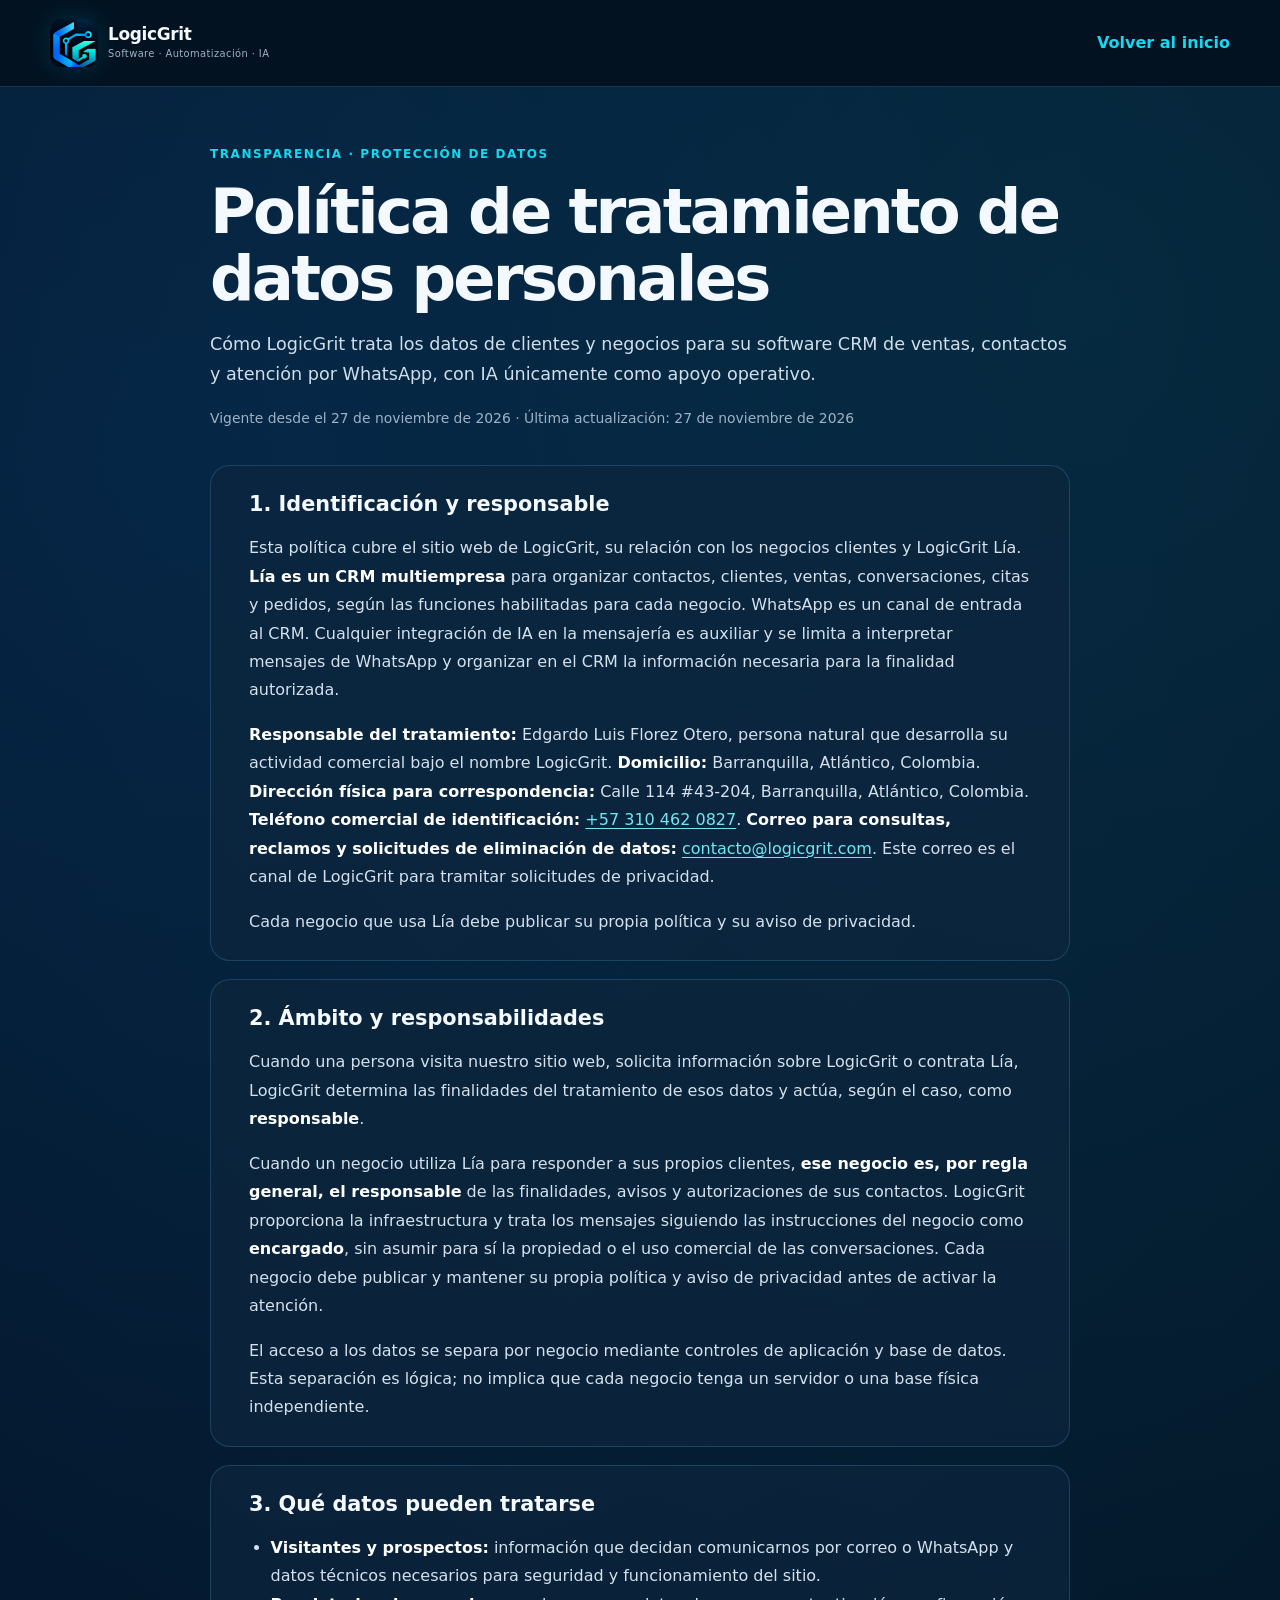
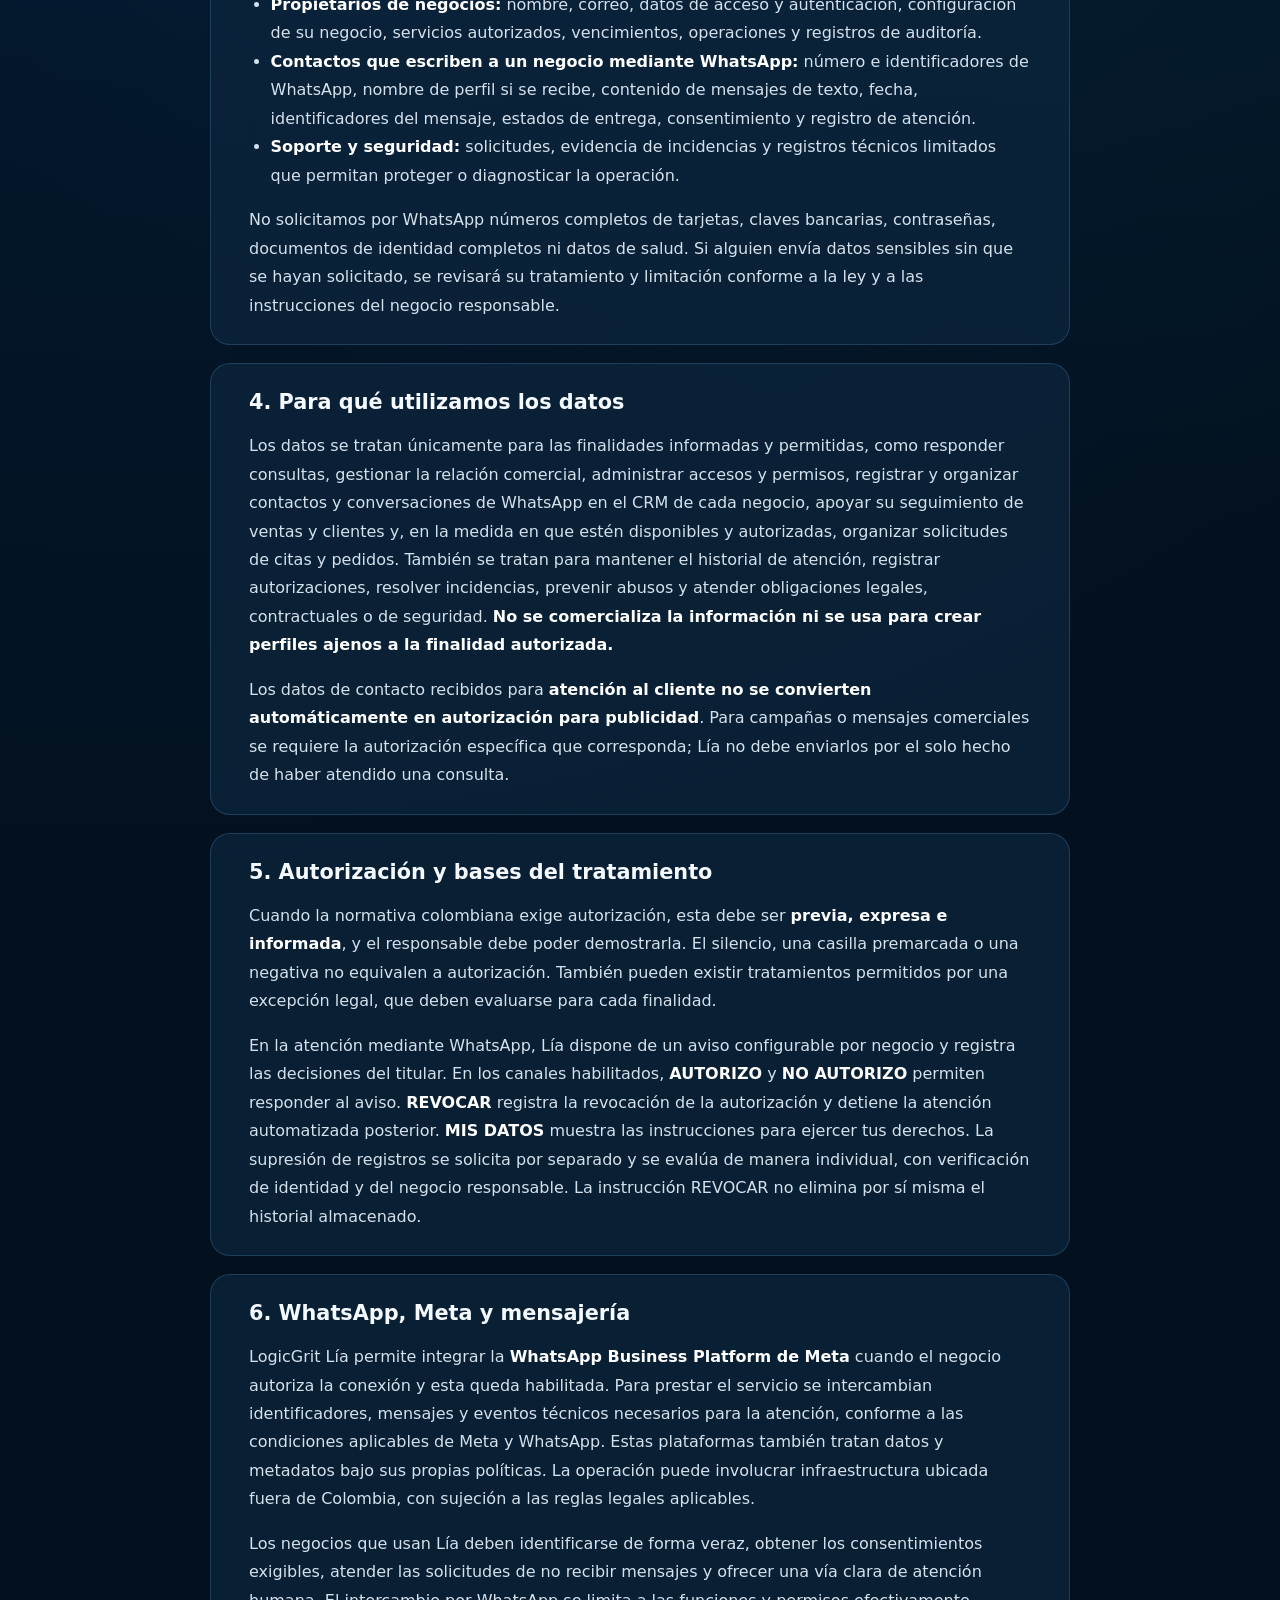
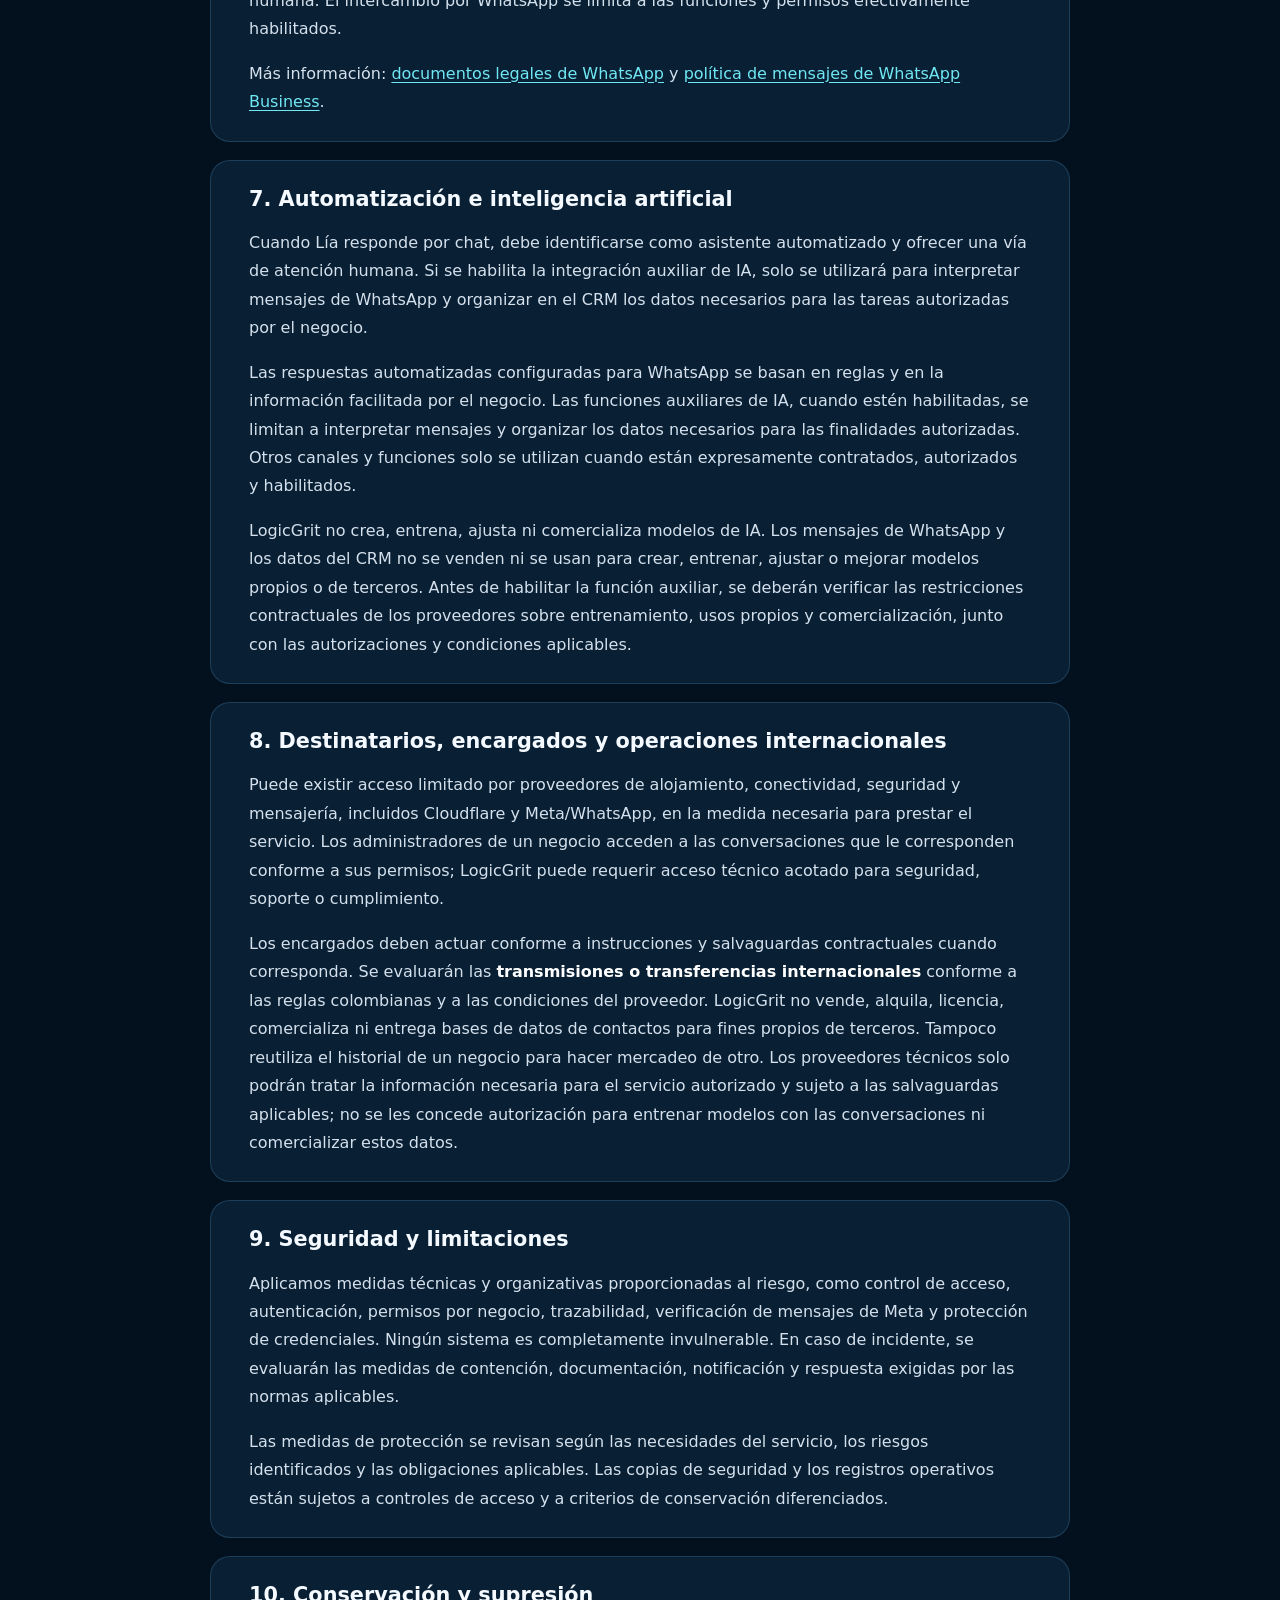
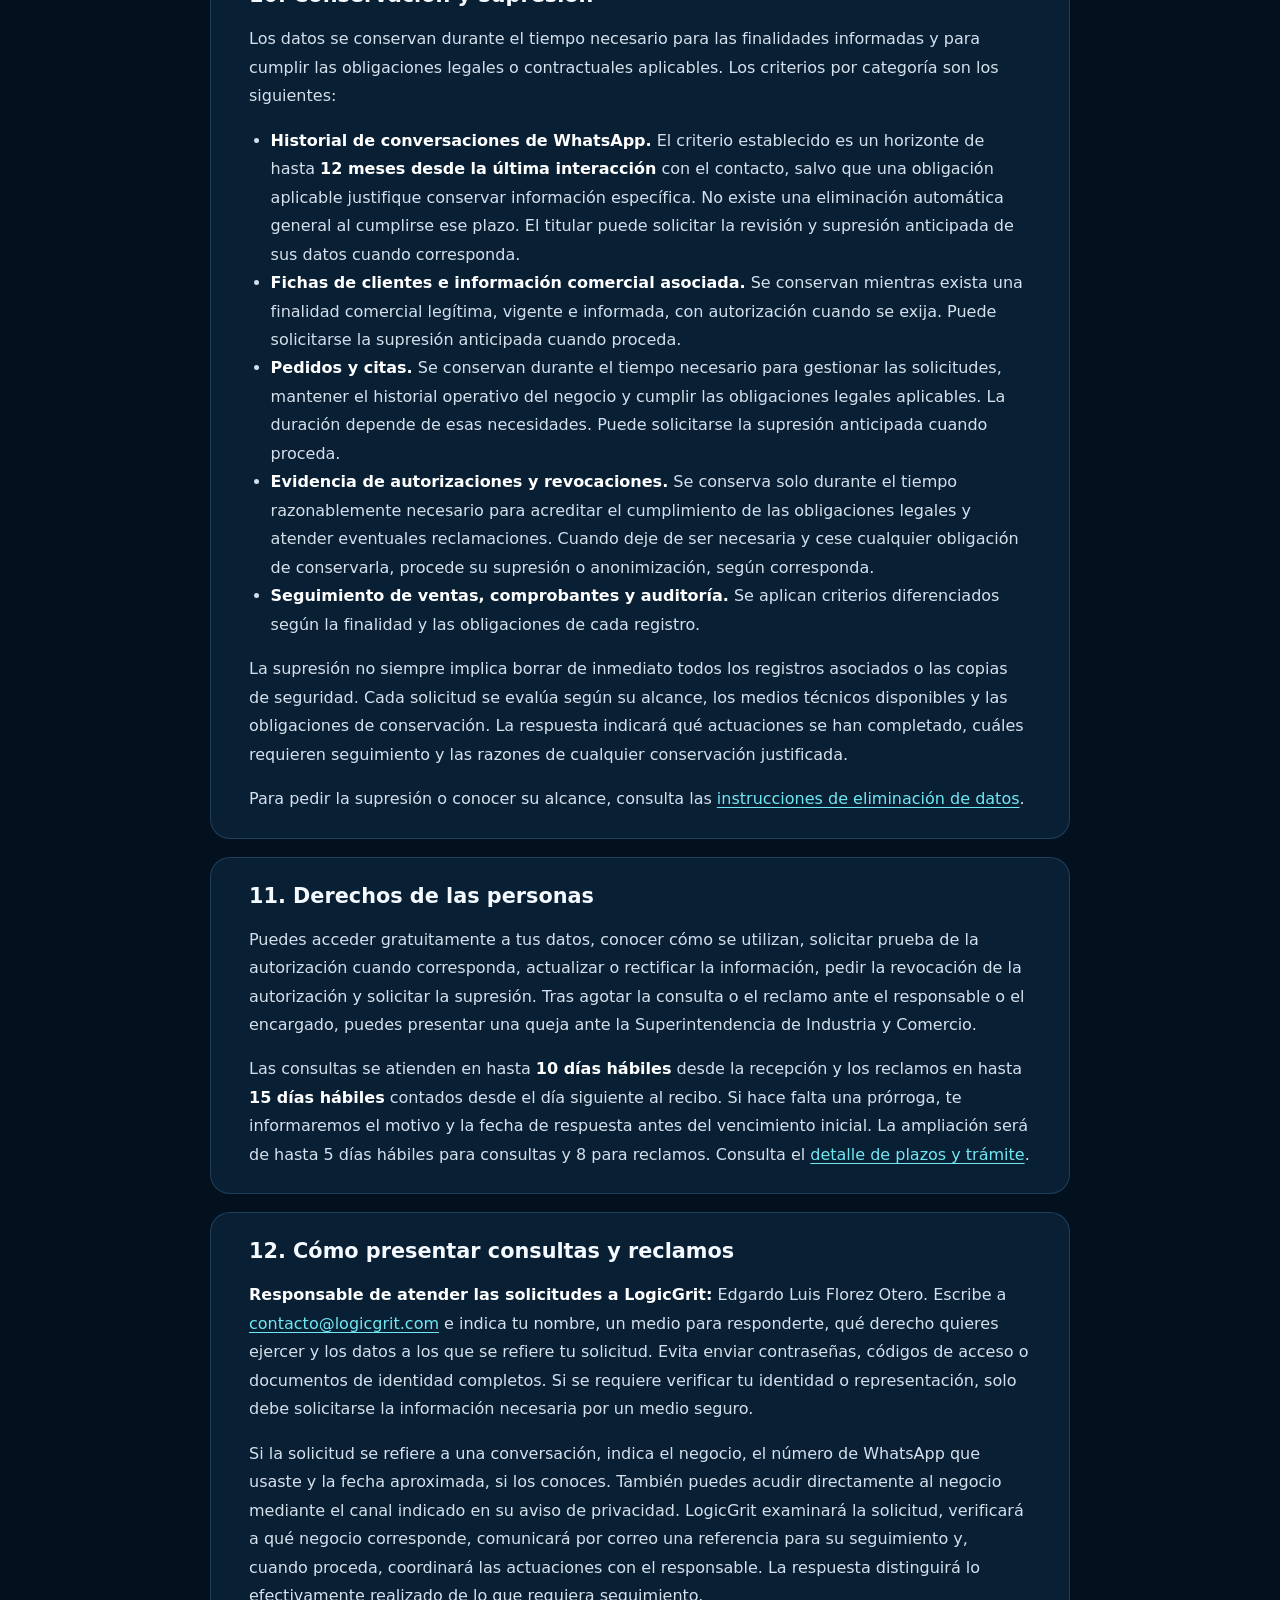
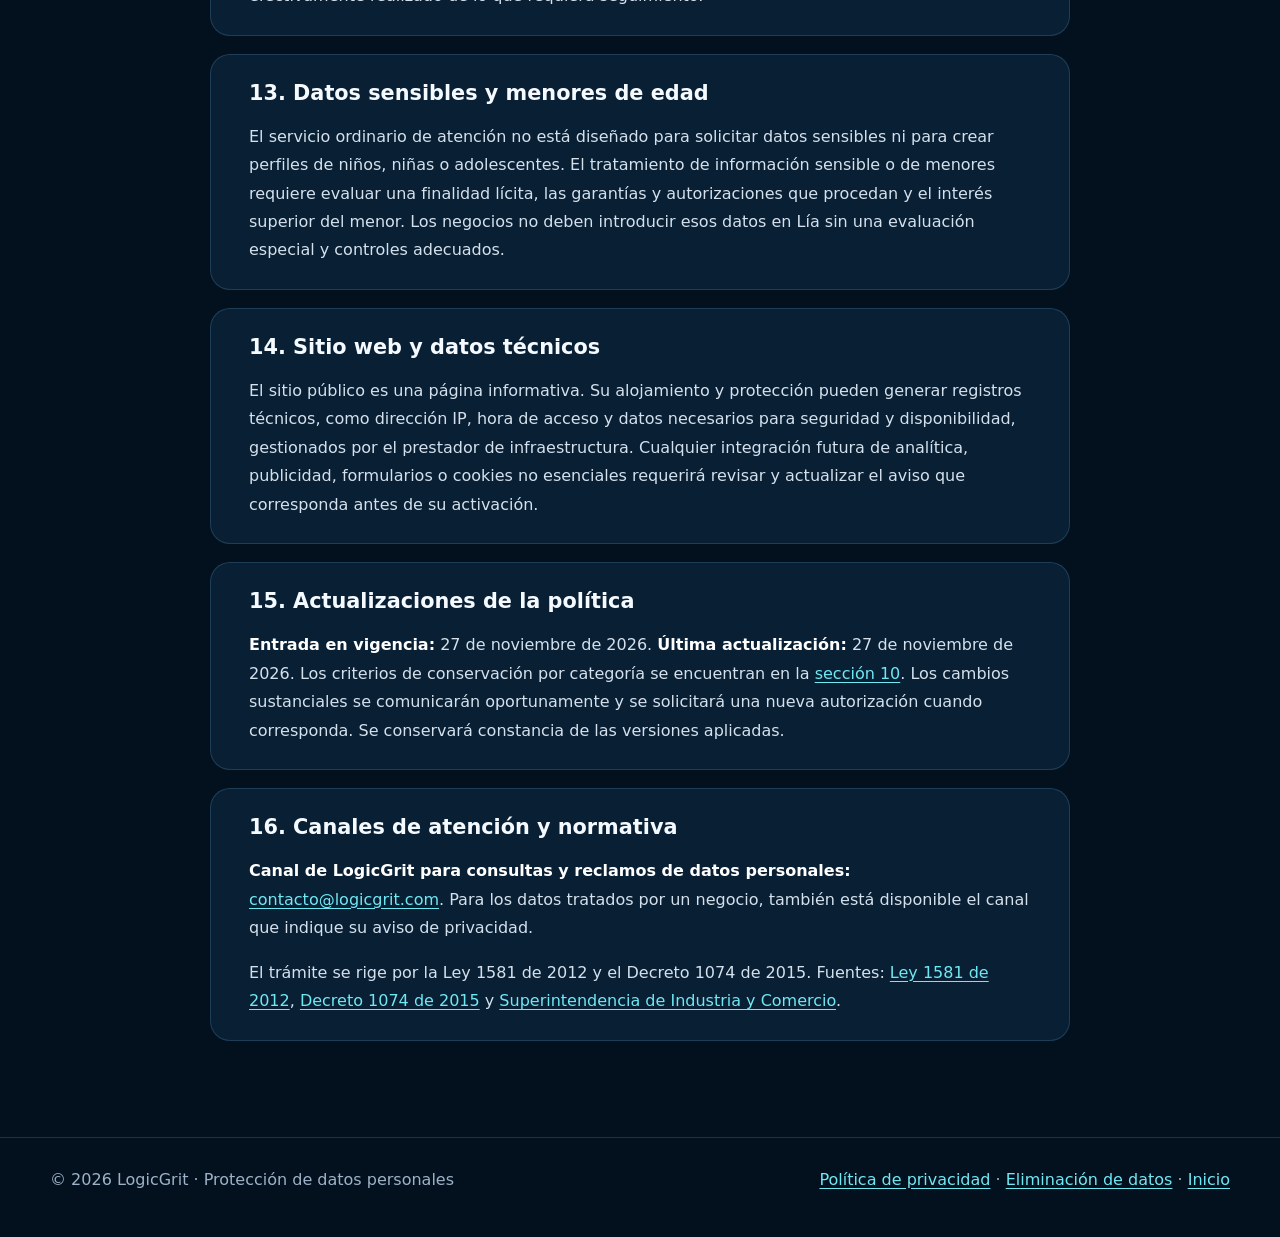
<file: politica-de-privacidad/index.html>
<!doctype html>
<html lang="es">
<head>
<meta charset="utf-8">
<meta name="viewport" content="width=device-width, initial-scale=1">
<meta name="theme-color" content="#061626">

<meta name="description" content="Cómo LogicGrit trata los datos de clientes y negocios para su software CRM de ventas, contactos y atención por WhatsApp, con IA únicamente como apoyo operativo.">
<link rel="canonical" href="https://logicgrit.com/politica-de-privacidad/">
<link rel="icon" href="/assets/logicgrit-mark.png">
<link rel="stylesheet" href="/styles/styles.css">
<link rel="stylesheet" href="/styles/legal.css">
<title>Política de tratamiento de datos personales | LogicGrit</title>
</head>
<body>
<a href="#contenido" class="skip-link">Saltar al contenido</a>
<header class="site-header legal-header"><div class="container nav-wrap">
<a class="brand" href="/" aria-label="LogicGrit, ir al inicio"><img src="/assets/logicgrit-mark.png" alt="" width="48" height="48"><span class="brand-copy"><strong>LogicGrit</strong><small>Software · Automatización · IA</small></span></a>
<a class="back-link" href="/">Volver al inicio</a>
</div></header>
<main id="contenido" class="container legal-main">
<div class="legal-hero"><div class="legal-kicker">Transparencia · Protección de datos</div>
<h1>Política de tratamiento de datos personales</h1><p class="lead">Cómo LogicGrit trata los datos de clientes y negocios para su software CRM de ventas, contactos y atención por WhatsApp, con IA únicamente como apoyo operativo.</p>
<p class="legal-meta">Vigente desde el 27 de noviembre de 2026 · Última actualización: 27 de noviembre de 2026</p></div>

<article class="legal-article"><section class="legal-section" id="seccion-1"><h2>1. Identificación y responsable</h2>
<p>Esta política cubre el sitio web de LogicGrit, su relación con los negocios clientes y LogicGrit Lía. <strong>Lía es un CRM multiempresa</strong> para organizar contactos, clientes, ventas, conversaciones, citas y pedidos, según las funciones habilitadas para cada negocio. WhatsApp es un canal de entrada al CRM. Cualquier integración de IA en la mensajería es auxiliar y se limita a interpretar mensajes de WhatsApp y organizar en el CRM la información necesaria para la finalidad autorizada.</p>
<p><strong>Responsable del tratamiento:</strong> Edgardo Luis Florez Otero, persona natural que desarrolla su actividad comercial bajo el nombre LogicGrit. <strong>Domicilio:</strong> Barranquilla, Atlántico, Colombia. <strong>Dirección física para correspondencia:</strong> Calle 114 #43-204, Barranquilla, Atlántico, Colombia. <strong>Teléfono comercial de identificación:</strong> <a href="tel:+573104620827">+57 310 462 0827</a>. <strong>Correo para consultas, reclamos y solicitudes de eliminación de datos:</strong> <a href="mailto:contacto@logicgrit.com">contacto@logicgrit.com</a>. Este correo es el canal de LogicGrit para tramitar solicitudes de privacidad.</p>
<p>Cada negocio que usa Lía debe publicar su propia política y su aviso de privacidad.</p></section>
<section class="legal-section" id="seccion-2"><h2>2. Ámbito y responsabilidades</h2>
<p>Cuando una persona visita nuestro sitio web, solicita información sobre LogicGrit o contrata Lía, LogicGrit determina las finalidades del tratamiento de esos datos y actúa, según el caso, como <strong>responsable</strong>.</p>
<p>Cuando un negocio utiliza Lía para responder a sus propios clientes, <strong>ese negocio es, por regla general, el responsable</strong> de las finalidades, avisos y autorizaciones de sus contactos. LogicGrit proporciona la infraestructura y trata los mensajes siguiendo las instrucciones del negocio como <strong>encargado</strong>, sin asumir para sí la propiedad o el uso comercial de las conversaciones. Cada negocio debe publicar y mantener su propia política y aviso de privacidad antes de activar la atención.</p>
<p>El acceso a los datos se separa por negocio mediante controles de aplicación y base de datos. Esta separación es lógica; no implica que cada negocio tenga un servidor o una base física independiente.</p></section>
<section class="legal-section" id="seccion-3"><h2>3. Qué datos pueden tratarse</h2>
<ul><li><strong>Visitantes y prospectos:</strong> información que decidan comunicarnos por correo o WhatsApp y datos técnicos necesarios para seguridad y funcionamiento del sitio.</li><li><strong>Propietarios de negocios:</strong> nombre, correo, datos de acceso y autenticación, configuración de su negocio, servicios autorizados, vencimientos, operaciones y registros de auditoría.</li><li><strong>Contactos que escriben a un negocio mediante WhatsApp:</strong> número e identificadores de WhatsApp, nombre de perfil si se recibe, contenido de mensajes de texto, fecha, identificadores del mensaje, estados de entrega, consentimiento y registro de atención.</li><li><strong>Soporte y seguridad:</strong> solicitudes, evidencia de incidencias y registros técnicos limitados que permitan proteger o diagnosticar la operación.</li></ul>
<p>No solicitamos por WhatsApp números completos de tarjetas, claves bancarias, contraseñas, documentos de identidad completos ni datos de salud. Si alguien envía datos sensibles sin que se hayan solicitado, se revisará su tratamiento y limitación conforme a la ley y a las instrucciones del negocio responsable.</p></section>
<section class="legal-section" id="seccion-4"><h2>4. Para qué utilizamos los datos</h2>
<p>Los datos se tratan únicamente para las finalidades informadas y permitidas, como responder consultas, gestionar la relación comercial, administrar accesos y permisos, registrar y organizar contactos y conversaciones de WhatsApp en el CRM de cada negocio, apoyar su seguimiento de ventas y clientes y, en la medida en que estén disponibles y autorizadas, organizar solicitudes de citas y pedidos. También se tratan para mantener el historial de atención, registrar autorizaciones, resolver incidencias, prevenir abusos y atender obligaciones legales, contractuales o de seguridad. <strong>No se comercializa la información ni se usa para crear perfiles ajenos a la finalidad autorizada.</strong></p>
<p>Los datos de contacto recibidos para <strong>atención al cliente no se convierten automáticamente en autorización para publicidad</strong>. Para campañas o mensajes comerciales se requiere la autorización específica que corresponda; Lía no debe enviarlos por el solo hecho de haber atendido una consulta.</p></section>
<section class="legal-section" id="seccion-5"><h2>5. Autorización y bases del tratamiento</h2>
<p>Cuando la normativa colombiana exige autorización, esta debe ser <strong>previa, expresa e informada</strong>, y el responsable debe poder demostrarla. El silencio, una casilla premarcada o una negativa no equivalen a autorización. También pueden existir tratamientos permitidos por una excepción legal, que deben evaluarse para cada finalidad.</p>
<p>En la atención mediante WhatsApp, Lía dispone de un aviso configurable por negocio y registra las decisiones del titular. En los canales habilitados, <strong>AUTORIZO</strong> y <strong>NO AUTORIZO</strong> permiten responder al aviso. <strong>REVOCAR</strong> registra la revocación de la autorización y detiene la atención automatizada posterior. <strong>MIS DATOS</strong> muestra las instrucciones para ejercer tus derechos. La supresión de registros se solicita por separado y se evalúa de manera individual, con verificación de identidad y del negocio responsable. La instrucción REVOCAR no elimina por sí misma el historial almacenado.</p></section>
<section class="legal-section" id="seccion-6"><h2>6. WhatsApp, Meta y mensajería</h2>
<p>LogicGrit Lía permite integrar la <strong>WhatsApp Business Platform de Meta</strong> cuando el negocio autoriza la conexión y esta queda habilitada. Para prestar el servicio se intercambian identificadores, mensajes y eventos técnicos necesarios para la atención, conforme a las condiciones aplicables de Meta y WhatsApp. Estas plataformas también tratan datos y metadatos bajo sus propias políticas. La operación puede involucrar infraestructura ubicada fuera de Colombia, con sujeción a las reglas legales aplicables.</p>
<p>Los negocios que usan Lía deben identificarse de forma veraz, obtener los consentimientos exigibles, atender las solicitudes de no recibir mensajes y ofrecer una vía clara de atención humana. El intercambio por WhatsApp se limita a las funciones y permisos efectivamente habilitados.</p>
<p>Más información: <a href="https://www.whatsapp.com/legal/" rel="noopener noreferrer">documentos legales de WhatsApp</a> y <a href="https://business.whatsapp.com/policy/" rel="noopener noreferrer">política de mensajes de WhatsApp Business</a>.</p></section>
<section class="legal-section" id="seccion-7"><h2>7. Automatización e inteligencia artificial</h2>
<p>Cuando Lía responde por chat, debe identificarse como asistente automatizado y ofrecer una vía de atención humana. Si se habilita la integración auxiliar de IA, solo se utilizará para interpretar mensajes de WhatsApp y organizar en el CRM los datos necesarios para las tareas autorizadas por el negocio.</p>
<p>Las respuestas automatizadas configuradas para WhatsApp se basan en reglas y en la información facilitada por el negocio. Las funciones auxiliares de IA, cuando estén habilitadas, se limitan a interpretar mensajes y organizar los datos necesarios para las finalidades autorizadas. Otros canales y funciones solo se utilizan cuando están expresamente contratados, autorizados y habilitados.</p>
<p>LogicGrit no crea, entrena, ajusta ni comercializa modelos de IA. Los mensajes de WhatsApp y los datos del CRM no se venden ni se usan para crear, entrenar, ajustar o mejorar modelos propios o de terceros. Antes de habilitar la función auxiliar, se deberán verificar las restricciones contractuales de los proveedores sobre entrenamiento, usos propios y comercialización, junto con las autorizaciones y condiciones aplicables.</p></section>
<section class="legal-section" id="seccion-8"><h2>8. Destinatarios, encargados y operaciones internacionales</h2>
<p>Puede existir acceso limitado por proveedores de alojamiento, conectividad, seguridad y mensajería, incluidos Cloudflare y Meta/WhatsApp, en la medida necesaria para prestar el servicio. Los administradores de un negocio acceden a las conversaciones que le corresponden conforme a sus permisos; LogicGrit puede requerir acceso técnico acotado para seguridad, soporte o cumplimiento.</p>
<p>Los encargados deben actuar conforme a instrucciones y salvaguardas contractuales cuando corresponda. Se evaluarán las <strong>transmisiones o transferencias internacionales</strong> conforme a las reglas colombianas y a las condiciones del proveedor. LogicGrit no vende, alquila, licencia, comercializa ni entrega bases de datos de contactos para fines propios de terceros. Tampoco reutiliza el historial de un negocio para hacer mercadeo de otro. Los proveedores técnicos solo podrán tratar la información necesaria para el servicio autorizado y sujeto a las salvaguardas aplicables; no se les concede autorización para entrenar modelos con las conversaciones ni comercializar estos datos.</p></section>
<section class="legal-section" id="seccion-9"><h2>9. Seguridad y limitaciones</h2>
<p>Aplicamos medidas técnicas y organizativas proporcionadas al riesgo, como control de acceso, autenticación, permisos por negocio, trazabilidad, verificación de mensajes de Meta y protección de credenciales. Ningún sistema es completamente invulnerable. En caso de incidente, se evaluarán las medidas de contención, documentación, notificación y respuesta exigidas por las normas aplicables.</p>
<p>Las medidas de protección se revisan según las necesidades del servicio, los riesgos identificados y las obligaciones aplicables. Las copias de seguridad y los registros operativos están sujetos a controles de acceso y a criterios de conservación diferenciados.</p></section>
<section class="legal-section" id="seccion-10"><h2>10. Conservación y supresión</h2>
<p>Los datos se conservan durante el tiempo necesario para las finalidades informadas y para cumplir las obligaciones legales o contractuales aplicables. Los criterios por categoría son los siguientes:</p>
<ul>
<li><strong>Historial de conversaciones de WhatsApp.</strong> El criterio establecido es un horizonte de hasta <strong>12 meses desde la última interacción</strong> con el contacto, salvo que una obligación aplicable justifique conservar información específica. No existe una eliminación automática general al cumplirse ese plazo. El titular puede solicitar la revisión y supresión anticipada de sus datos cuando corresponda.</li>
<li><strong>Fichas de clientes e información comercial asociada.</strong> Se conservan mientras exista una finalidad comercial legítima, vigente e informada, con autorización cuando se exija. Puede solicitarse la supresión anticipada cuando proceda.</li>
<li><strong>Pedidos y citas.</strong> Se conservan durante el tiempo necesario para gestionar las solicitudes, mantener el historial operativo del negocio y cumplir las obligaciones legales aplicables. La duración depende de esas necesidades. Puede solicitarse la supresión anticipada cuando proceda.</li>
<li><strong>Evidencia de autorizaciones y revocaciones.</strong> Se conserva solo durante el tiempo razonablemente necesario para acreditar el cumplimiento de las obligaciones legales y atender eventuales reclamaciones. Cuando deje de ser necesaria y cese cualquier obligación de conservarla, procede su supresión o anonimización, según corresponda.</li>
<li><strong>Seguimiento de ventas, comprobantes y auditoría.</strong> Se aplican criterios diferenciados según la finalidad y las obligaciones de cada registro.</li>
</ul>
<p>La supresión no siempre implica borrar de inmediato todos los registros asociados o las copias de seguridad. Cada solicitud se evalúa según su alcance, los medios técnicos disponibles y las obligaciones de conservación. La respuesta indicará qué actuaciones se han completado, cuáles requieren seguimiento y las razones de cualquier conservación justificada.</p>
<p>Para pedir la supresión o conocer su alcance, consulta las <a href="/eliminacion-de-datos/">instrucciones de eliminación de datos</a>.</p></section>
<section class="legal-section" id="seccion-11"><h2>11. Derechos de las personas</h2>
<p>Puedes acceder gratuitamente a tus datos, conocer cómo se utilizan, solicitar prueba de la autorización cuando corresponda, actualizar o rectificar la información, pedir la revocación de la autorización y solicitar la supresión. Tras agotar la consulta o el reclamo ante el responsable o el encargado, puedes presentar una queja ante la Superintendencia de Industria y Comercio.</p>
<p>Las consultas se atienden en hasta <strong>10 días hábiles</strong> desde la recepción y los reclamos en hasta <strong>15 días hábiles</strong> contados desde el día siguiente al recibo. Si hace falta una prórroga, te informaremos el motivo y la fecha de respuesta antes del vencimiento inicial. La ampliación será de hasta 5 días hábiles para consultas y 8 para reclamos. Consulta el <a href="/eliminacion-de-datos/#plazos">detalle de plazos y trámite</a>.</p></section>
<section class="legal-section" id="seccion-12"><h2>12. Cómo presentar consultas y reclamos</h2>
<p><strong>Responsable de atender las solicitudes a LogicGrit:</strong> Edgardo Luis Florez Otero. Escribe a <a href="mailto:contacto@logicgrit.com?subject=Proteccion%20de%20datos%20personales">contacto@logicgrit.com</a> e indica tu nombre, un medio para responderte, qué derecho quieres ejercer y los datos a los que se refiere tu solicitud. Evita enviar contraseñas, códigos de acceso o documentos de identidad completos. Si se requiere verificar tu identidad o representación, solo debe solicitarse la información necesaria por un medio seguro.</p>
<p>Si la solicitud se refiere a una conversación, indica el negocio, el número de WhatsApp que usaste y la fecha aproximada, si los conoces. También puedes acudir directamente al negocio mediante el canal indicado en su aviso de privacidad. LogicGrit examinará la solicitud, verificará a qué negocio corresponde, comunicará por correo una referencia para su seguimiento y, cuando proceda, coordinará las actuaciones con el responsable. La respuesta distinguirá lo efectivamente realizado de lo que requiera seguimiento.</p></section>
<section class="legal-section" id="seccion-13"><h2>13. Datos sensibles y menores de edad</h2>
<p>El servicio ordinario de atención no está diseñado para solicitar datos sensibles ni para crear perfiles de niños, niñas o adolescentes. El tratamiento de información sensible o de menores requiere evaluar una finalidad lícita, las garantías y autorizaciones que procedan y el interés superior del menor. Los negocios no deben introducir esos datos en Lía sin una evaluación especial y controles adecuados.</p></section>
<section class="legal-section" id="seccion-14"><h2>14. Sitio web y datos técnicos</h2>
<p>El sitio público es una página informativa. Su alojamiento y protección pueden generar registros técnicos, como dirección IP, hora de acceso y datos necesarios para seguridad y disponibilidad, gestionados por el prestador de infraestructura. Cualquier integración futura de analítica, publicidad, formularios o cookies no esenciales requerirá revisar y actualizar el aviso que corresponda antes de su activación.</p></section>
<section class="legal-section" id="seccion-15"><h2>15. Actualizaciones de la política</h2>
<p><strong>Entrada en vigencia:</strong> 27 de noviembre de 2026. <strong>Última actualización:</strong> 27 de noviembre de 2026. Los criterios de conservación por categoría se encuentran en la <a href="#seccion-10">sección 10</a>. Los cambios sustanciales se comunicarán oportunamente y se solicitará una nueva autorización cuando corresponda. Se conservará constancia de las versiones aplicadas.</p></section>
<section class="legal-section" id="seccion-16"><h2>16. Canales de atención y normativa</h2>
<p><strong>Canal de LogicGrit para consultas y reclamos de datos personales:</strong> <a href="mailto:contacto@logicgrit.com">contacto@logicgrit.com</a>. Para los datos tratados por un negocio, también está disponible el canal que indique su aviso de privacidad.</p>
<p>El trámite se rige por la Ley 1581 de 2012 y el Decreto 1074 de 2015. Fuentes: <a href="https://jurinfo.jep.gov.co/Normograma/compilacion/docs/ley_1581_2012.htm">Ley 1581 de 2012</a>, <a href="https://cancilleria.gov.co/sites/default/files/Normograma/docs/decreto_1074_2015_pr025.htm">Decreto 1074 de 2015</a> y <a href="https://www.sic.gov.co/">Superintendencia de Industria y Comercio</a>.</p></section></article>
</main>
<footer class="legal-footer"><div class="container"><span>© 2026 LogicGrit · Protección de datos personales</span><span><a href="/politica-de-privacidad/">Política de privacidad</a> · <a href="/eliminacion-de-datos/">Eliminación de datos</a> · <a href="/">Inicio</a></span></div></footer>
</body>
</html>
</file>
<file: styles/styles.css>
:root {
  --bg: #03111f;
  --bg-2: #071a2d;
  --surface: rgba(13, 38, 61, .72);
  --surface-solid: #0b2136;
  --line: rgba(117, 205, 255, .18);
  --text: #f4f9ff;
  --muted: #9eb2c7;
  --blue: #1477ff;
  --cyan: #14d9ef;
  --aqua: #24efd9;
  --green: #2fe3a7;
  --shadow: 0 24px 70px rgba(0, 0, 0, .36);
  --radius: 24px;
  --container: 1180px;
  --ease-fluid: cubic-bezier(.22, 1, .36, 1);
}

* { box-sizing: border-box; }
html { scroll-behavior: smooth; }
body {
  margin: 0;
  color: var(--text);
  background:
    radial-gradient(circle at 12% 6%, rgba(17, 111, 255, .14), transparent 28%),
    radial-gradient(circle at 86% 4%, rgba(27, 230, 226, .09), transparent 25%),
    var(--bg);
  font-family: Inter, ui-sans-serif, system-ui, -apple-system, BlinkMacSystemFont, "Segoe UI", sans-serif;
  overflow-x: hidden;
  line-height: 1.5;
}

body.menu-open { overflow: hidden; }
::selection { background: rgba(20, 217, 239, .3); color: #fff; }
a { color: inherit; text-decoration: none; }
button, input, textarea { font: inherit; }
img { max-width: 100%; display: block; }
svg { fill: currentColor; }
a, button { -webkit-tap-highlight-color: transparent; }
:focus-visible { outline: 3px solid var(--cyan); outline-offset: 4px; }

.page-noise {
  position: fixed; inset: 0; pointer-events: none; opacity: .17; z-index: 20;
  background-image: url("data:image/svg+xml,%3Csvg viewBox='0 0 140 140' xmlns='http://www.w3.org/2000/svg'%3E%3Cfilter id='n'%3E%3CfeTurbulence type='fractalNoise' baseFrequency='.9' numOctaves='2' stitchTiles='stitch'/%3E%3C/filter%3E%3Crect width='100%25' height='100%25' filter='url(%23n)' opacity='.09'/%3E%3C/svg%3E");
}

.cursor-glow {
  width: 420px; height: 420px; border-radius: 50%; position: fixed; left: -200px; top: -200px;
  pointer-events: none; z-index: -1; opacity: .22; filter: blur(8px);
  background: radial-gradient(circle, rgba(20, 217, 239, .22), rgba(20, 119, 255, .06) 50%, transparent 72%);
  transform: translate3d(var(--mx, 0), var(--my, 0), 0);
}

.container { width: min(calc(100% - clamp(28px, 4vw, 40px)), var(--container)); margin-inline: auto; }
.section { padding: clamp(76px, 9vw, 112px) 0; position: relative; }
.section-tight { padding: clamp(30px, 4vw, 34px) 0 clamp(72px, 8vw, 96px); }
.section-dark { background: linear-gradient(180deg, rgba(4, 19, 33, .24), rgba(8, 27, 46, .82) 52%, rgba(4, 17, 31, .3)); }
.two-col { display: grid; grid-template-columns: 1fr 1fr; gap: clamp(44px, 6vw, 76px); }
.align-center { align-items: center; }

.site-header {
  position: fixed; inset: 0 0 auto; z-index: 30; transition: background-color .3s var(--ease-fluid), border-color .3s var(--ease-fluid), backdrop-filter .3s var(--ease-fluid);
  border-bottom: 1px solid transparent;
}
.site-header.scrolled {
  background: rgba(3, 17, 31, .82); backdrop-filter: blur(18px); -webkit-backdrop-filter: blur(18px);
  border-color: rgba(255, 255, 255, .07);
}
.nav-wrap { height: 86px; display: flex; align-items: center; gap: 28px; }
.brand { display: flex; align-items: center; gap: 10px; min-width: 205px; }
.brand img { width: 48px; height: 48px; border-radius: 12px; object-fit: cover; box-shadow: 0 0 28px rgba(20, 217, 239, .15); }
.brand-copy { display: flex; flex-direction: column; line-height: 1.05; }
.brand-copy strong { font-size: 1.06rem; letter-spacing: -.02em; }
.brand-copy small { color: var(--muted); font-size: .62rem; letter-spacing: .04em; margin-top: 5px; }
.primary-nav { display: flex; gap: 28px; margin-left: auto; }
.primary-nav a { font-size: .91rem; color: #c8d5e2; transition: .2s ease; }
.primary-nav a:hover { color: var(--cyan); }
.menu-toggle { display: none; margin-left: auto; background: none; border: 0; padding: 8px; color: white; }
.menu-toggle span { width: 24px; height: 2px; background: currentColor; display: block; margin: 5px 0; transition: .2s; }

.btn {
  display: inline-flex; align-items: center; justify-content: center; gap: 10px; min-height: 52px;
  border-radius: 14px; padding: 0 20px; font-weight: 760; letter-spacing: -.01em; border: 1px solid transparent;
  transition: transform .3s var(--ease-fluid), box-shadow .3s var(--ease-fluid), border-color .3s var(--ease-fluid), background .3s var(--ease-fluid);
}
.btn:hover { transform: translateY(-2px); }
.btn svg { width: 20px; height: 20px; }
.btn-small { min-height: 42px; padding-inline: 16px; font-size: .88rem; }
.btn-primary { color: #001320; background: linear-gradient(120deg, var(--cyan), #29eeea 52%, #51f7cf); box-shadow: 0 12px 30px rgba(20, 217, 239, .18); }
.btn-primary:hover { box-shadow: 0 16px 38px rgba(20, 217, 239, .28); }
.btn-secondary { background: rgba(255, 255, 255, .06); border-color: rgba(255, 255, 255, .12); color: #eff8ff; }
.btn-secondary:hover, .btn-outline:hover { border-color: rgba(20, 217, 239, .5); background: rgba(20, 217, 239, .07); }
.btn-outline { border-color: rgba(255,255,255,.14); background: rgba(255,255,255,.04); }

.hero { min-height: 880px; padding-top: 156px; overflow: hidden; }
.hero::before {
  content: ""; position: absolute; width: 760px; height: 760px; border-radius: 50%; right: -280px; top: 50px;
  background: radial-gradient(circle, rgba(0, 219, 255, .14), rgba(16, 100, 255, .07) 42%, transparent 72%); filter: blur(3px);
}
.hero-grid { display: grid; grid-template-columns: 1.02fr .98fr; gap: 42px; align-items: center; }
.hero-copy { min-width: 0; }
.eyebrow, .section-kicker { color: #75eafa; text-transform: uppercase; font-size: .75rem; letter-spacing: .15em; font-weight: 800; }
.eyebrow { display: inline-flex; align-items: center; gap: 8px; padding: 9px 12px; border: 1px solid rgba(38, 219, 239, .18); background: rgba(16, 71, 105, .22); border-radius: 999px; }
.status-dot { width: 7px; height: 7px; background: var(--aqua); border-radius: 50%; box-shadow: 0 0 0 7px rgba(36, 239, 217, .08), 0 0 16px rgba(36, 239, 217, .8); }
.hero h1 { font-size: clamp(2.8rem, 6vw, 6.6rem); line-height: .91; letter-spacing: -.065em; margin: 28px 0 28px; max-width: 750px; overflow-wrap: break-word; }
h1 span, h2 span { background: linear-gradient(105deg, #1b82ff, #16dbed 58%, #4ff5d3); -webkit-background-clip: text; background-clip: text; color: transparent; }
.hero-lead { max-width: 690px; font-size: 1.17rem; line-height: 1.7; color: #b8c8d9; }
.hero-actions { display: flex; flex-wrap: wrap; gap: 12px; margin-top: 34px; }
.hero-note { display: flex; align-items: center; gap: 10px; color: #93a8bb; font-size: .91rem; margin-top: 22px; }
.check { width: 23px; height: 23px; display: grid; place-items: center; border-radius: 50%; background: rgba(36, 239, 217, .09); color: var(--aqua); border: 1px solid rgba(36,239,217,.18); }

.hero-visual { min-height: 590px; position: relative; perspective: 1000px; }
.system-core {
  width: 170px; height: 170px; position: absolute; top: 47%; left: 50%; transform: translate(-50%, -50%);
  border-radius: 50%; display: grid; place-items: center; z-index: 5; background: radial-gradient(circle at 35% 28%, rgba(38, 221, 255, .16), rgba(5, 25, 44, .9) 64%);
  box-shadow: inset 0 0 0 1px rgba(87, 222, 255, .28), 0 0 70px rgba(24, 161, 255, .17), 0 30px 80px rgba(0,0,0,.4);
}
.system-core::before { content: ""; position: absolute; inset: 10px; border: 1px dashed rgba(55, 229, 238, .34); border-radius: inherit; animation: rotateSelf 20s linear infinite; }
.system-core img { width: 92px; height: 92px; object-fit: cover; border-radius: 22px; }
.system-core span { position: absolute; bottom: 18px; font-size: .67rem; color: #77e7ee; letter-spacing: .08em; text-transform: uppercase; }
.system-orbit { position: absolute; border: 1px solid rgba(61, 196, 255, .14); border-radius: 50%; top: 47%; left: 50%; transform: translate(-50%, -50%); }
.orbit-one { width: 390px; height: 390px; animation: breathe 4s ease-in-out infinite; }
.orbit-two { width: 540px; height: 540px; border-style: dashed; animation: rotate 35s linear infinite; }
.orbit-two::after, .orbit-one::after { content: ""; position: absolute; width: 7px; height: 7px; border-radius: 50%; background: var(--cyan); box-shadow: 0 0 14px var(--cyan); top: 7%; left: 23%; }
.floating-node { position: absolute; display: flex; align-items: center; gap: 10px; padding: 11px 14px 11px 11px; min-width: 154px; border-radius: 16px; background: rgba(6, 29, 49, .8); border: 1px solid rgba(62, 195, 255, .17); box-shadow: 0 14px 40px rgba(0,0,0,.27); backdrop-filter: blur(14px); z-index: 6; animation: float 4.5s ease-in-out infinite; }
.floating-node small { display: block; color: #7d94aa; font-size: .62rem; text-transform: uppercase; letter-spacing: .09em; }
.floating-node strong { font-size: .83rem; }
.node-icon { width: 38px; height: 38px; border-radius: 11px; display: grid; place-items: center; font-size: .75rem; font-weight: 900; color: #001626; background: linear-gradient(135deg, var(--cyan), var(--aqua)); box-shadow: 0 0 25px rgba(20, 217, 239, .18); }
.node-whatsapp { top: 10%; left: 4%; }
.node-ai { top: 15%; right: -1%; animation-delay: -.8s; }
.node-crm { bottom: 22%; left: -2%; animation-delay: -1.5s; }
.node-calendar { bottom: 13%; right: 0; animation-delay: -2.3s; }
.glass-panel { background: linear-gradient(180deg, rgba(16, 50, 77, .76), rgba(7, 29, 49, .8)); border: 1px solid rgba(91, 206, 255, .16); backdrop-filter: blur(15px); box-shadow: var(--shadow); }

.integration-strip { display: flex; justify-content: center; align-items: center; gap: 18px; margin-top: 88px; color: #7790a7; font-weight: 700; font-size: .77rem; letter-spacing: .05em; text-transform: uppercase; flex-wrap: wrap; }
.integration-strip i { width: 4px; height: 4px; border-radius: 50%; background: #1cccf0; box-shadow: 0 0 10px #1cccf0; }

.stat-grid { display: grid; grid-template-columns: repeat(4, 1fr); border: 1px solid rgba(255,255,255,.08); border-radius: 24px; overflow: hidden; background: rgba(255,255,255,.025); }
.stat-card { padding: 30px; min-height: 184px; position: relative; }
.stat-card + .stat-card { border-left: 1px solid rgba(255,255,255,.08); }
.stat-number { font-size: 3.35rem; line-height: 1; letter-spacing: -.06em; font-weight: 850; color: white; }
.stat-number span:last-child { color: var(--cyan); }
.stat-card p { color: #8fa5b9; font-size: .86rem; line-height: 1.55; margin-bottom: 0; }

.section-copy h2, .section-heading h2 { font-size: clamp(2.45rem, 4vw, 4.15rem); line-height: 1.02; letter-spacing: -.05em; margin: 15px 0 22px; }
.section-copy > p, .section-heading > p { color: #9fb3c6; font-size: 1.03rem; line-height: 1.72; }
.section-copy .muted { color: #71899e; }
.section-heading { max-width: 800px; margin-bottom: 56px; }
.section-heading.center { margin-left: auto; margin-right: auto; text-align: center; }
.text-link { display: inline-flex; gap: 8px; margin-top: 12px; color: #65e6ef; font-weight: 800; }
.text-link span { transition: .2s; }
.text-link:hover span { transform: translateX(4px); }

.problem-section { overflow: hidden; }
.problem-section::after { content: ""; position: absolute; width: 560px; height: 560px; left: -320px; top: 80px; border-radius: 50%; background: rgba(16, 115, 255, .07); filter: blur(40px); }
.steps-stack { display: grid; gap: 14px; }
.step-card { display: grid; grid-template-columns: 54px 1fr; gap: 18px; padding: 22px; border: 1px solid rgba(255,255,255,.08); border-radius: 18px; background: rgba(255,255,255,.025); transition: .25s ease; }
.step-card:hover, .step-card.active { transform: translateX(7px); border-color: rgba(20,217,239,.28); background: linear-gradient(90deg, rgba(19, 113, 255, .08), rgba(20, 217, 239, .05)); }
.step-card > span { width: 48px; height: 48px; display: grid; place-items: center; border-radius: 13px; font-weight: 850; background: linear-gradient(135deg, rgba(20, 119, 255, .2), rgba(20,217,239,.16)); color: #77ebf1; border: 1px solid rgba(69, 211, 255, .16); }
.step-card h3 { margin: 2px 0 5px; font-size: 1.08rem; }
.step-card p { margin: 0; color: #879db1; font-size: .88rem; }

.feature-grid { display: grid; grid-template-columns: repeat(3, 1fr); gap: 16px; }
.feature-card { min-height: 255px; padding: 26px; border-radius: 22px; border: 1px solid rgba(73, 189, 255, .12); background: linear-gradient(160deg, rgba(15, 43, 67, .8), rgba(6, 24, 42, .68)); position: relative; overflow: hidden; transition: .25s ease; }
.feature-card::after { content: ""; position: absolute; inset: auto -60px -90px auto; width: 160px; height: 160px; border-radius: 50%; background: rgba(17, 174, 255, .08); filter: blur(2px); }
.feature-card:hover { transform: translateY(-5px); border-color: rgba(20, 217, 239, .3); box-shadow: 0 20px 50px rgba(0,0,0,.22); }
.feature-icon { width: 48px; height: 48px; border-radius: 14px; display: grid; place-items: center; background: linear-gradient(135deg, #176fff, #1dd9e9); color: white; font-weight: 900; box-shadow: 0 12px 25px rgba(18, 127, 255, .18); }
.feature-card h3 { font-size: 1.13rem; margin: 23px 0 10px; }
.feature-card p { color: #91a7bb; font-size: .9rem; margin: 0; line-height: 1.62; }

.workflow-section { overflow: hidden; }
.workflow-board { display: grid; grid-template-columns: 1fr auto 1.05fr auto 1fr auto 1fr; align-items: center; gap: 14px; padding: 24px; border-radius: 26px; border: 1px solid rgba(255,255,255,.08); background: rgba(255,255,255,.025); box-shadow: var(--shadow); }
.workflow-column { display: grid; gap: 9px; padding: 14px; border-radius: 18px; background: rgba(8, 30, 50, .72); min-height: 228px; align-content: start; }
.workflow-column small { color: #76dceb; text-transform: uppercase; letter-spacing: .11em; font-weight: 800; margin-bottom: 5px; }
.workflow-column.emphasis { background: linear-gradient(180deg, rgba(16, 92, 145, .25), rgba(7, 33, 54, .82)); border: 1px solid rgba(26, 203, 239, .16); }
.workflow-column.result .flow-chip { border-color: rgba(47, 227, 167, .14); }
.flow-chip { padding: 12px 13px; border-radius: 12px; border: 1px solid rgba(255,255,255,.075); color: #c5d3df; font-size: .82rem; background: rgba(255,255,255,.025); }
.flow-arrow { color: #26dbe7; font-size: 1.25rem; opacity: .7; }

.software-section { background: radial-gradient(circle at 19% 52%, rgba(16, 110, 255, .09), transparent 31%); }
.software-grid { display: grid; grid-template-columns: .95fr 1.05fr; gap: 70px; align-items: center; }
.code-window { border-radius: 22px; overflow: hidden; transform: perspective(1200px) rotateY(4deg) rotateX(2deg); }
.code-top { height: 48px; display: flex; align-items: center; gap: 8px; padding: 0 16px; border-bottom: 1px solid rgba(255,255,255,.07); color: #758ba0; font-size: .72rem; }
.code-top i { width: 9px; height: 9px; border-radius: 50%; background: #395067; }
.code-top span { margin-left: 8px; }
.code-window pre { margin: 0; padding: 26px; overflow: auto; min-height: 320px; background: rgba(2, 13, 24, .55); }
.code-window code { color: #b7c8d8; font-family: "SFMono-Regular", Consolas, "Liberation Mono", monospace; font-size: .82rem; line-height: 1.9; }
.c-purple { color: #bf8cff; }.c-blue { color: #54d8ff; }.c-green { color: #65e8b0; }
.code-status { padding: 13px 16px; font-family: monospace; font-size: .7rem; color: #81d9be; border-top: 1px solid rgba(255,255,255,.06); }
.code-status span { color: #3af1ae; }
.software-list { display: grid; grid-template-columns: 1fr 1fr; gap: 11px; margin-top: 24px; }
.software-list > div { padding: 15px 0; border-bottom: 1px solid rgba(255,255,255,.07); }
.software-list b { display: block; font-size: .91rem; margin-bottom: 5px; }
.software-list span { display: block; color: #7f96ab; font-size: .78rem; }

.industry-tabs { display: flex; flex-wrap: wrap; justify-content: center; gap: 8px; margin-bottom: 20px; }
.industry-tab { border: 1px solid rgba(255,255,255,.09); color: #8fa7ba; background: rgba(255,255,255,.025); border-radius: 999px; padding: 10px 15px; cursor: pointer; transition: .2s; }
.industry-tab:hover, .industry-tab.active { color: #00131e; border-color: transparent; background: linear-gradient(110deg, #18d8ed, #4af0d7); }
.industry-panel { max-width: 920px; min-height: 210px; margin: 0 auto; border-radius: 24px; padding: 34px; display: grid; grid-template-columns: 1.3fr .7fr; gap: 34px; border: 1px solid rgba(20, 217, 239, .14); background: linear-gradient(120deg, rgba(16, 49, 75, .84), rgba(5, 26, 44, .78)); box-shadow: var(--shadow); transition: min-height .35s var(--ease-fluid), padding .35s var(--ease-fluid); }
.panel-label { color: #67dfe8; text-transform: uppercase; letter-spacing: .12em; font-size: .67rem; font-weight: 800; }
.industry-panel h3 { font-size: 1.7rem; margin: 8px 0 12px; }
.industry-panel p { color: #9cb0c3; margin: 0; }
.panel-benefit { padding-left: 30px; border-left: 1px solid rgba(255,255,255,.08); display: flex; flex-direction: column; justify-content: center; }
.panel-benefit span { color: #5eeadf; text-transform: uppercase; letter-spacing: .12em; font-size: .67rem; font-weight: 800; margin-bottom: 8px; }
.panel-benefit strong { line-height: 1.5; }

.process-grid { align-items: start; }
.sticky-copy { position: sticky; top: 140px; }
.timeline { position: relative; display: grid; gap: 0; }
.timeline::before { content: ""; position: absolute; top: 35px; bottom: 34px; left: 27px; width: 1px; background: linear-gradient(var(--cyan), rgba(20,217,239,.12)); }
.timeline article { display: grid; grid-template-columns: 56px 1fr; gap: 20px; padding: 0 0 34px; position: relative; }
.timeline article > span { width: 56px; height: 56px; border-radius: 50%; display: grid; place-items: center; background: #0b263d; border: 1px solid rgba(20, 217, 239, .2); color: #61e7ed; font-weight: 900; z-index: 2; box-shadow: 0 0 0 7px #03111f; }
.timeline h3 { margin: 3px 0 6px; font-size: 1.2rem; }
.timeline p { color: #899fb2; margin: 0; font-size: .9rem; }
.sticky-copy .btn { margin-top: 18px; }

.kpi-section { padding-top: 20px; }
.kpi-shell { padding: 46px; border-radius: 28px; background: linear-gradient(120deg, #eaf8ff 0%, #fff 54%, #e6fbfa 100%); color: #06182b; display: grid; grid-template-columns: .85fr 1.15fr; gap: 44px; align-items: center; }
.kpi-shell h2 { font-size: clamp(2rem, 3.5vw, 3.4rem); line-height: 1; letter-spacing: -.05em; margin: 14px 0 0; }
.kpi-shell .section-kicker { color: #078da6; }
.kpi-tags { display: flex; flex-wrap: wrap; gap: 8px; }
.kpi-tags span { padding: 10px 12px; border-radius: 999px; background: white; border: 1px solid rgba(3, 32, 52, .09); font-size: .78rem; font-weight: 750; box-shadow: 0 4px 16px rgba(12, 38, 57, .05); }

.faq-grid { display: grid; grid-template-columns: .7fr 1.3fr; gap: 72px; align-items: start; }
.accordion { border-top: 1px solid rgba(255,255,255,.08); }
.faq-item { border-bottom: 1px solid rgba(255,255,255,.08); }
.faq-item button { width: 100%; display: flex; justify-content: space-between; gap: 20px; text-align: left; color: #eef8ff; background: none; border: 0; padding: 22px 0; cursor: pointer; font-weight: 760; }
.faq-item button b { font-size: 1.35rem; color: #4fe3ea; transition: .25s; }
.faq-item.open button b { transform: rotate(45deg); }
.faq-answer { display: grid; grid-template-rows: 0fr; transition: grid-template-rows .28s ease; }
.faq-answer > p { overflow: hidden; margin: 0; color: #8fa5b8; line-height: 1.68; }
.faq-item.open .faq-answer { grid-template-rows: 1fr; }
.faq-item.open .faq-answer > p { padding: 0 0 22px; }

.final-cta { padding-top: 40px; }
.cta-card { min-height: 360px; padding: 52px; border-radius: 30px; display: grid; grid-template-columns: 1.25fr .75fr; gap: 40px; align-items: center; position: relative; overflow: hidden; border: 1px solid rgba(68, 218, 255, .18); background: linear-gradient(125deg, rgba(11, 56, 87, .9), rgba(5, 26, 46, .92) 58%, rgba(7, 74, 80, .72)); box-shadow: var(--shadow); }
.cta-card::after { content: ""; position: absolute; inset: 0; background-image: linear-gradient(rgba(255,255,255,.025) 1px, transparent 1px), linear-gradient(90deg, rgba(255,255,255,.025) 1px, transparent 1px); background-size: 34px 34px; mask-image: linear-gradient(to right, transparent, #000); pointer-events: none; }
.cta-light { position: absolute; width: 420px; height: 420px; right: -120px; top: -160px; border-radius: 50%; background: rgba(30, 234, 223, .17); filter: blur(40px); }
.cta-copy, .cta-actions { position: relative; z-index: 2; }
.cta-copy h2 { font-size: clamp(2.5rem, 4vw, 4rem); line-height: .98; letter-spacing: -.055em; margin: 14px 0 20px; }
.cta-copy p { color: #9bb2c6; max-width: 650px; }
.cta-actions { display: grid; gap: 10px; }

.site-footer { padding: 48px 0 26px; border-top: 1px solid rgba(255,255,255,.07); background: #020b13; }
.footer-grid { display: grid; grid-template-columns: 1.4fr .8fr .5fr; gap: 44px; }
.footer-brand { display: flex; gap: 14px; align-items: center; }
.footer-brand img { width: 60px; height: 60px; object-fit: cover; border-radius: 15px; }
.footer-brand strong { font-size: 1.08rem; }
.footer-brand p { color: #748ba0; font-size: .78rem; margin: 5px 0 0; max-width: 390px; }
.footer-links, .footer-contact { display: grid; gap: 9px; align-content: start; }
.footer-links a, .footer-contact a { color: #91a6b9; font-size: .82rem; }
.footer-links a:hover, .footer-contact a:hover { color: var(--cyan); }
.footer-bottom { display: flex; justify-content: space-between; gap: 30px; padding-top: 28px; margin-top: 32px; border-top: 1px solid rgba(255,255,255,.06); color: #5d7488; font-size: .68rem; }

.floating-whatsapp { position: fixed; right: 22px; bottom: 22px; z-index: 28; display: flex; align-items: center; gap: 9px; padding: 12px 15px; border-radius: 999px; color: #001b13; background: #39e79a; box-shadow: 0 14px 35px rgba(20, 190, 119, .26); font-weight: 850; font-size: .83rem; transition: .2s ease; }
.floating-whatsapp:hover { transform: translateY(-3px) scale(1.02); }
.floating-whatsapp svg { width: 21px; height: 21px; }

.reveal { opacity: 0; transform: translateY(24px); transition: opacity .7s var(--ease-fluid), transform .7s var(--ease-fluid); }
.reveal.visible { opacity: 1; transform: translateY(0); }

@keyframes rotate { to { transform: translate(-50%, -50%) rotate(360deg); } }
@keyframes rotateSelf { to { transform: rotate(360deg); } }
@keyframes breathe { 0%,100% { opacity: .4; transform: translate(-50%, -50%) scale(.98); } 50% { opacity: 1; transform: translate(-50%, -50%) scale(1.03); } }
@keyframes float { 0%,100% { transform: translateY(0); } 50% { transform: translateY(-9px); } }

@media (prefers-reduced-motion: reduce) {
  * { scroll-behavior: auto !important; animation-duration: .01ms !important; animation-iteration-count: 1 !important; transition-duration: .01ms !important; }
  .reveal { opacity: 1; transform: none; }
}

@media (max-width: 1020px) {
  .primary-nav { gap: 18px; }
  .header-cta { display: none; }
  .hero-grid { grid-template-columns: 1fr; }
  .hero { padding-top: 140px; }
  .hero-copy { text-align: center; }
  .hero-lead, .hero h1 { margin-left: auto; margin-right: auto; }
  .hero-actions, .hero-note { justify-content: center; }
  .hero-visual { max-width: 680px; width: 100%; margin: 10px auto 0; }
  .stat-grid { grid-template-columns: 1fr 1fr; }
  .stat-card:nth-child(3) { border-left: 0; border-top: 1px solid rgba(255,255,255,.08); }
  .stat-card:nth-child(4) { border-top: 1px solid rgba(255,255,255,.08); }
  .two-col, .software-grid, .faq-grid { grid-template-columns: 1fr; gap: 44px; }
  .feature-grid { grid-template-columns: 1fr 1fr; }
  .workflow-board { grid-template-columns: 1fr 1fr; }
  .flow-arrow { display: none; }
  .software-visual { max-width: 720px; margin: 0 auto; width: 100%; }
  .sticky-copy { position: static; }
  .kpi-shell { grid-template-columns: 1fr; }
  .cta-card { grid-template-columns: 1fr; }
}

@media (max-width: 760px) {
  .nav-wrap { height: 72px; }
  .brand img { width: 42px; height: 42px; }
  .brand-copy small { display: none; }
  .menu-toggle { display: block; }
  .primary-nav {
    position: fixed; inset: 72px 14px auto; display: grid; gap: 0; padding: 14px; border-radius: 18px;
    background: rgba(5, 22, 38, .97); border: 1px solid rgba(255,255,255,.08); box-shadow: 0 24px 60px rgba(0,0,0,.36);
    opacity: 0; pointer-events: none; transform: translateY(-12px) scale(.985); transform-origin: top; transition: opacity .28s var(--ease-fluid), transform .28s var(--ease-fluid);
  }
  .primary-nav.open { opacity: 1; pointer-events: auto; transform: translateY(0) scale(1); }
  .primary-nav a { padding: 13px 12px; border-bottom: 1px solid rgba(255,255,255,.05); }
  .menu-toggle.active span:nth-child(1) { transform: translateY(7px) rotate(45deg); }
  .menu-toggle.active span:nth-child(2) { opacity: 0; }
  .menu-toggle.active span:nth-child(3) { transform: translateY(-7px) rotate(-45deg); }
  .hero { min-height: auto; padding-top: 118px; }
  .hero h1 { font-size: clamp(2.75rem, 13vw, 5rem); }
  .hero-lead { font-size: 1rem; }
  .hero-actions { display: grid; }
  .hero-actions .btn { width: 100%; }
  .hero-visual { min-height: clamp(420px, 68vw, 500px); margin: 4px auto -12px; transition: min-height .35s var(--ease-fluid); }
  .orbit-two { width: min(500px, 120vw); height: auto; aspect-ratio: 1; }
  .orbit-one { width: min(390px, 92vw); height: auto; aspect-ratio: 1; }
  .system-core { width: clamp(142px, 24vw, 170px); height: clamp(142px, 24vw, 170px); }
  .system-core img { width: clamp(76px, 13vw, 92px); height: clamp(76px, 13vw, 92px); }
  .floating-node { min-width: clamp(132px, 23vw, 154px); }
  .node-whatsapp { left: 0; }.node-ai { right: 0; }.node-crm { left: 0; }.node-calendar { right: 0; }
  .integration-strip { margin-top: 35px; gap: 11px; }
  .stat-grid { grid-template-columns: 1fr; }
  .stat-card + .stat-card { border-left: 0; border-top: 1px solid rgba(255,255,255,.08); }
  .feature-grid { grid-template-columns: 1fr; }
  .workflow-board { grid-template-columns: 1fr; }
  .workflow-column { min-height: auto; }
  .software-list { grid-template-columns: 1fr; }
  .industry-panel { grid-template-columns: 1fr; padding: 26px; }
  .panel-benefit { padding-left: 0; padding-top: 20px; border-left: 0; border-top: 1px solid rgba(255,255,255,.08); }
  .kpi-shell { padding: 30px 24px; }
  .cta-card { padding: 34px 24px; }
  .footer-grid { grid-template-columns: 1fr; gap: 26px; }
  .footer-bottom { flex-direction: column; }
  .floating-whatsapp span { display: none; }
  .floating-whatsapp { width: 50px; height: 50px; justify-content: center; padding: 0; }
}

@media (max-width: 520px) {
  .hero { padding-top: 108px; }
  .eyebrow { max-width: 100%; justify-content: center; padding: 8px 10px; font-size: .58rem; letter-spacing: .09em; line-height: 1.4; }
  .hero h1 { font-size: clamp(2.35rem, 10.8vw, 3.1rem); letter-spacing: -.055em; }
  .hero-actions { width: 100%; justify-content: stretch; }
  .hero-actions .btn { min-width: 0; padding-inline: 14px; font-size: .88rem; overflow-wrap: anywhere; }
  .hero-note { align-items: flex-start; }
  .hero-note .check { flex: 0 0 23px; }
  .hero-visual { min-height: clamp(390px, 118vw, 450px); margin-top: -8px; }
  .floating-node { min-width: 122px; gap: 7px; padding: 8px 10px 8px 8px; }
  .floating-node strong { font-size: .74rem; }
  .floating-node small { font-size: .56rem; }
  .node-icon { width: 32px; height: 32px; border-radius: 9px; }
  .node-whatsapp { top: 8%; }.node-ai { top: 14%; }.node-crm { bottom: 22%; }.node-calendar { bottom: 13%; }
  .stat-number { font-size: 3rem; }
  .industry-tabs { justify-content: flex-start; overflow-x: auto; flex-wrap: nowrap; padding-bottom: 6px; scrollbar-width: none; }
  .industry-tabs::-webkit-scrollbar { display: none; }
  .industry-tab { white-space: nowrap; }
}
</file>
<file: styles/legal.css>
/* Borrador legal: estilos independientes, sin alterar el inicio existente. */
.legal-header{position:static;background:rgba(3,17,31,.92);border-bottom:1px solid var(--line)}
.legal-header .nav-wrap{height:auto;min-height:86px;justify-content:space-between}
.legal-header .brand{min-width:0}
.legal-header .back-link{color:var(--cyan);font-weight:650}
.legal-main{padding:58px 0 96px}
.legal-hero{max-width:860px;margin:0 auto 36px}
.legal-kicker{text-transform:uppercase;letter-spacing:.13em;color:var(--cyan);font-size:.75rem;font-weight:750}
.legal-hero h1{font-size:clamp(2.1rem,5vw,3.9rem);line-height:1.08;letter-spacing:-.045em;margin:15px 0}
.legal-hero .lead{font-size:1.1rem;color:#cfdeea;line-height:1.7}
.legal-draft{max-width:860px;margin:0 auto 28px;padding:16px 20px;border-left:4px solid #ffcb68;background:#392c1b;color:#fff0cf;border-radius:10px}
.legal-article{max-width:860px;margin:0 auto;display:grid;gap:18px}
.legal-section{padding:24px clamp(18px,4vw,38px);border:1px solid var(--line);border-radius:20px;background:var(--surface)}
.legal-section h2{font-size:1.3rem;line-height:1.35;margin:0 0 15px;color:#f4faff}
.legal-section p,.legal-section li{color:#d4e1ed;line-height:1.78}
.legal-section p:last-child,.legal-section ul:last-child{margin-bottom:0}
.legal-section a,.legal-footer a{color:#70e8f4;text-decoration:underline;text-underline-offset:3px}
.legal-section strong{color:#fff}
.legal-section mark{background:#5b381d;color:#fff4d7;padding:0 .2em}
.legal-section ul{padding-left:1.35rem}
.legal-footer{border-top:1px solid var(--line);padding:30px 0 45px;color:var(--muted)}
.legal-footer .container{display:flex;gap:22px;flex-wrap:wrap;justify-content:space-between}
.legal-meta{font-size:.87rem;color:var(--muted);margin-top:18px}
.skip-link{position:absolute;top:-200px;left:12px;padding:10px;background:var(--cyan);color:#00121d;z-index:99}
.skip-link:focus{top:10px}
@media(max-width:660px){.legal-main{padding-top:38px}.legal-header .nav-wrap{min-height:72px}.legal-header .brand-copy small{display:none}.legal-section{border-radius:15px}}
</file>
